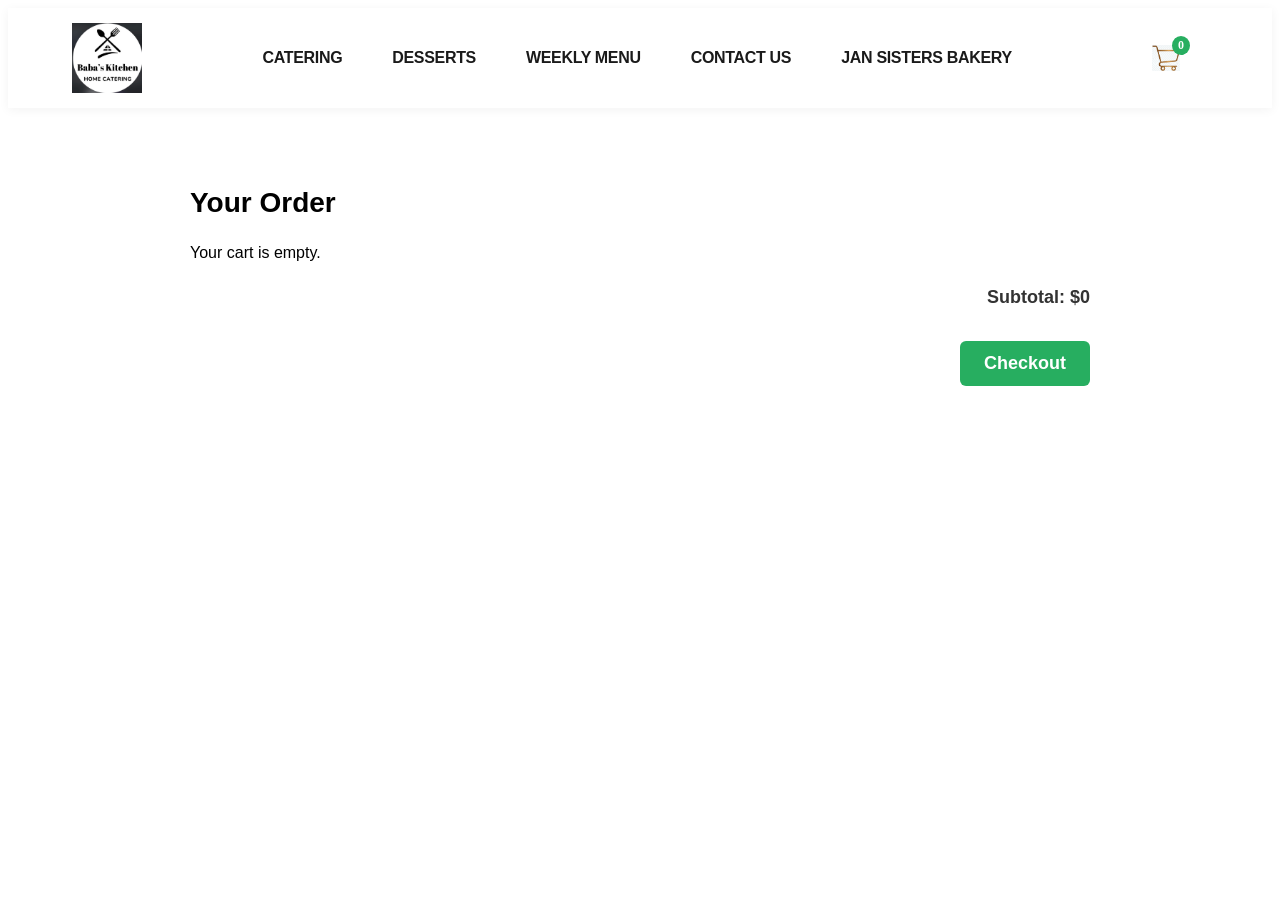
<file: cart.html>
<!doctype html>
<html lang="en">
  <head>
    <meta charset="UTF-8" />
    <meta name="viewport" content="width=device-width, initial-scale=1.0" />
    <title>Your Cart • Baba's Kitchen</title>

    <link rel="stylesheet" href="MainPage/MainPage.css" />
    <link rel="stylesheet" href="Cart/cart.css?v=1.0" />
  </head>

  <!-- ⭐ ADD THIS CLASS -->
  <body class="cart-page-body">
    <div id="toast" class="toast"></div>

    <!-- DESKTOP HEADER -->
    <header class="main-header">
      <div class="logo">
        <a href="index.html">
          <img src="Pictures/MainPageLogo/logo picture.png" alt="Logo" />
        </a>
      </div>

      <nav class="nav-links">
        <a href="catering.html">CATERING</a>
        <a href="dessert.html">DESSERTS</a>
        <a href="weekly-menu.html">WEEKLY MENU</a>
        <a href="contact-us.html">CONTACT US</a>
        <a href="jansistersbakery.html">JAN SISTERS BAKERY</a>
      </nav>

      <div class="cart-icon">
        <a href="cart.html" class="cart-link">
          <img src="Pictures/cartpicture/cart.png" alt="Cart" />
          <span id="cart-count">0</span>
        </a>
      </div>
    </header>

    <!-- ⭐ MOBILE HEADER (CART ONLY) -->
    <div class="mobile-header-cart">
      <div class="mobile-header-top-cart">
        <div class="mobile-logo-cart">
          <a href="index.html">
            <img src="Pictures/MainPageLogo/logo picture.png" alt="Logo" />
          </a>
        </div>

        <div class="mobile-cart-icon-cart">
          <a href="cart.html">
            <img src="Pictures/cartpicture/cart.png" alt="Cart" />
            <span id="cart-count-mobile-cart">0</span>
          </a>
        </div>
      </div>

      <div class="mobile-menu-btn-cart">MENU ☰</div>

      <div class="mobile-dropdown-cart">
        <a href="catering.html">CATERING</a>
        <a href="dessert.html">DESSERTS</a>
        <a href="weekly-menu.html">WEEKLY MENU</a>
        <a href="contact-us.html">CONTACT US</a>
        <a href="jansistersbakery.html">JAN SISTERS BAKERY</a>
      </div>
    </div>

    <!-- CART PAGE -->
    <div class="cart-page">
      <h1>Your Order</h1>
      <div id="cart-items"></div>

      <div class="summary-box">
        <p class="summary-line">Subtotal: $<span id="cart-subtotal">0</span></p>
        <button
          class="checkout-btn"
          onclick="window.location.href = 'checkout.html'"
        >
          Checkout
        </button>
      </div>
    </div>

    <script src="Cart/cart.js"></script>

    <script>
      function renderCart() {
        const container = document.getElementById("cart-items");
        container.innerHTML = "";

        if (cart.items.length === 0) {
          container.innerHTML = "<p>Your cart is empty.</p>";
          document.getElementById("cart-subtotal").textContent = "0";
          return;
        }

        cart.items.forEach((item) => {
          const row = document.createElement("div");
          row.className = "cart-row";

          const itemTotal = item.qty * item.price;

          row.innerHTML = `
            <div class="cart-left">
              <button class="remove-btn" onclick="removeCartItem('${item.name}')">Remove</button>
              <span class="item-name">${item.name}</span>
            </div>

            <div class="qty-section">
              <button class="qty-btn" onclick="changeCartQty('${item.name}', -1)">−</button>
              <span class="qty-number">${item.qty}</span>
              <button class="qty-btn" onclick="changeCartQty('${item.name}', 1)">+</button>
            </div>

            <div class="math-section">
              $${itemTotal.toFixed(2)}
            </div>
          `;

          container.appendChild(row);
        });

        document.getElementById("cart-subtotal").textContent = cart
          .getTotal()
          .toFixed(2);

        const mobileBadge = document.getElementById("cart-count-mobile-cart");
        if (mobileBadge) mobileBadge.textContent = cart.getCount();
      }

      function changeCartQty(name, amount) {
        const item = cart.items.find((i) => i.name === name);
        if (!item) return;

        cart.updateQty(name, item.qty + amount);
        renderCart();
      }

      function removeCartItem(name) {
        cart.removeItem(name);
        renderCart();
      }

      renderCart();
    </script>

    <!-- MOBILE MENU JS -->
    <script>
      document.addEventListener("DOMContentLoaded", () => {
        const btn = document.querySelector(".mobile-menu-btn-cart");
        const drop = document.querySelector(".mobile-dropdown-cart");

        if (btn && drop) {
          btn.addEventListener("click", () => {
            drop.classList.toggle("active");
          });
        }
      });
    </script>
  </body>
</html>
</file>
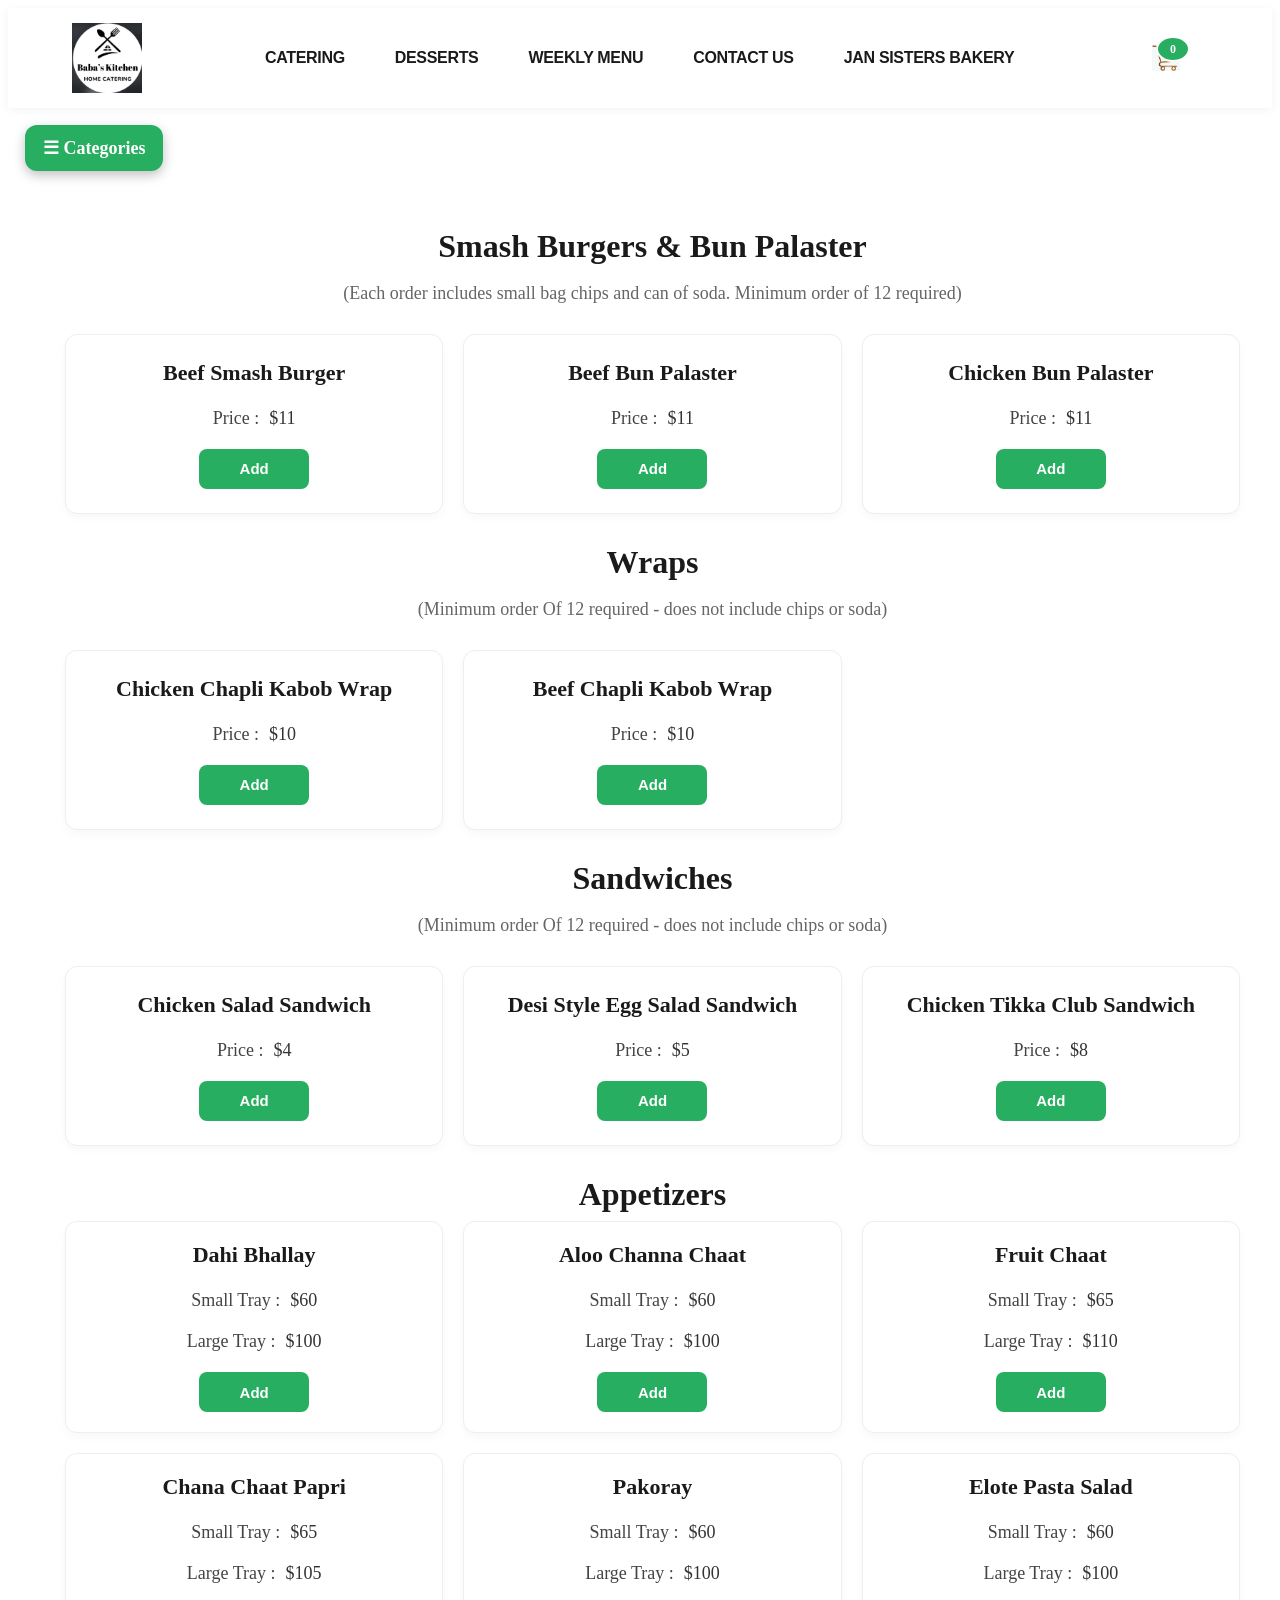
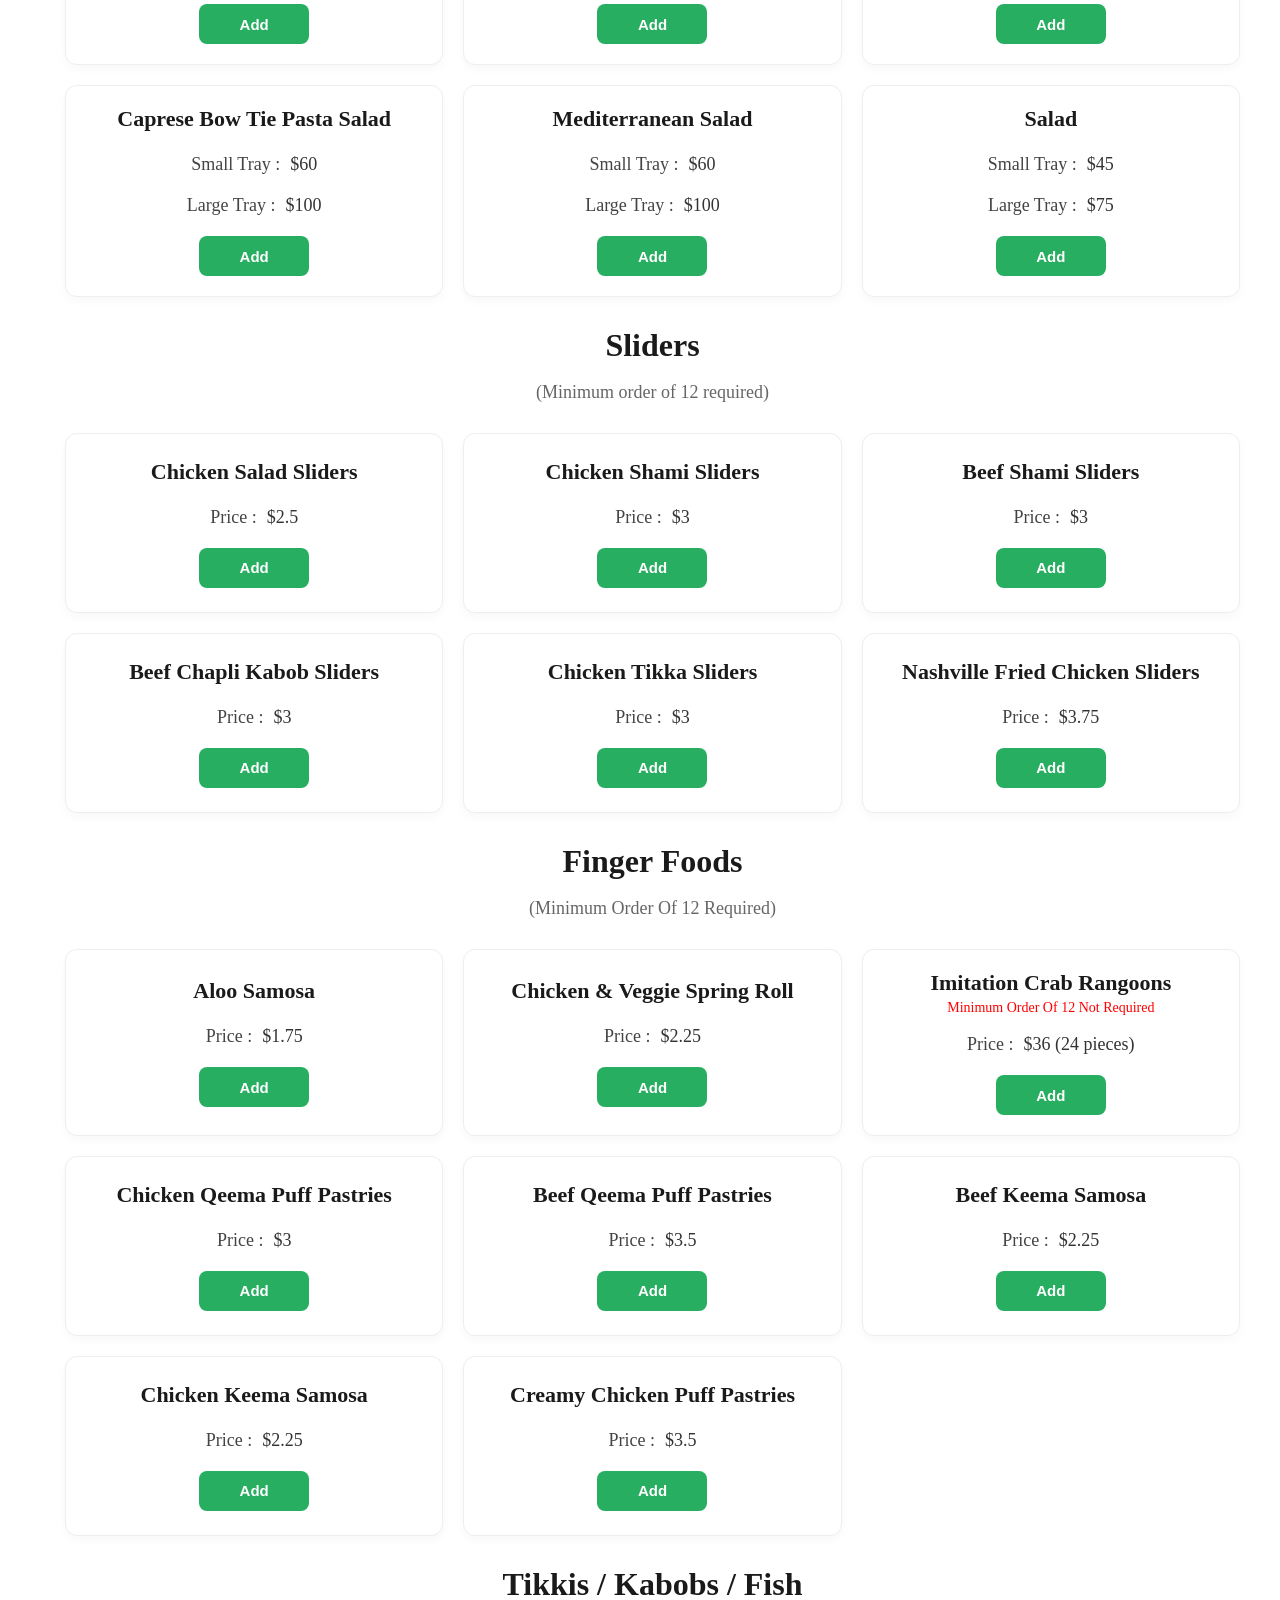
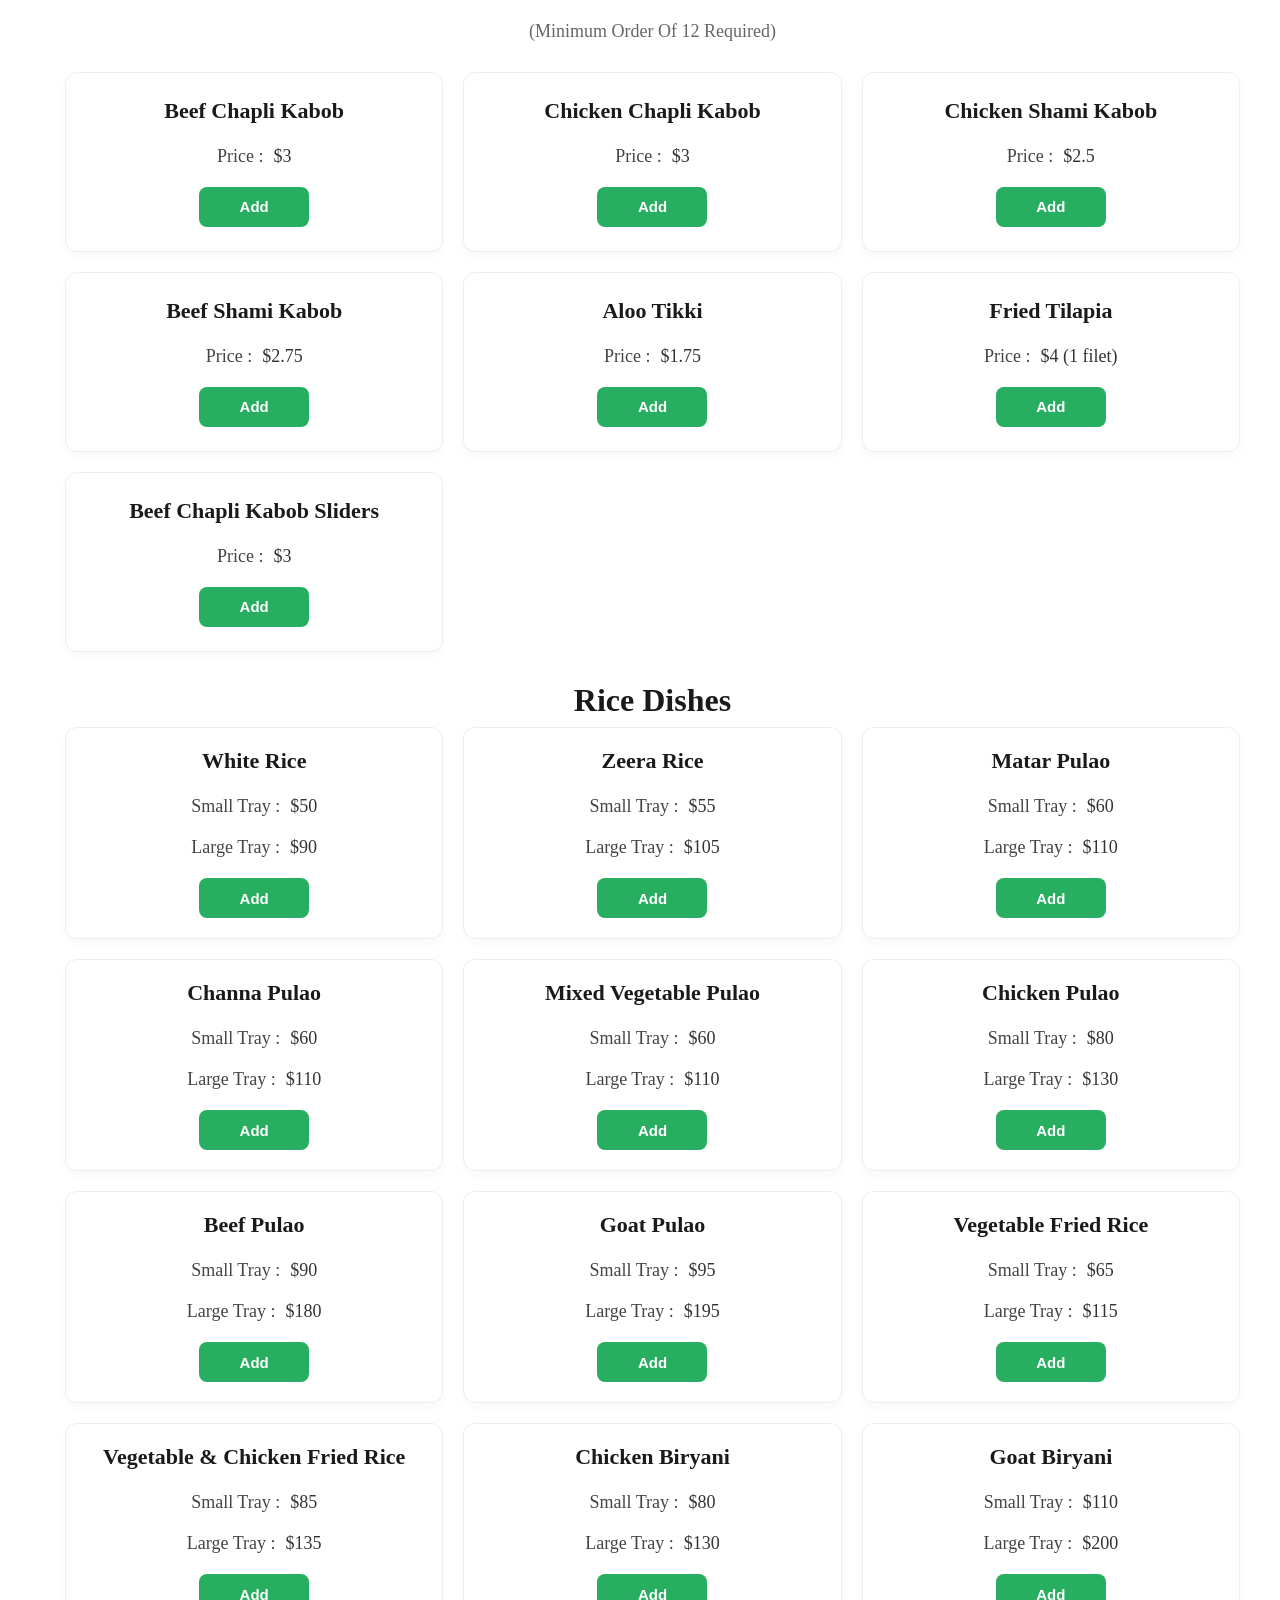
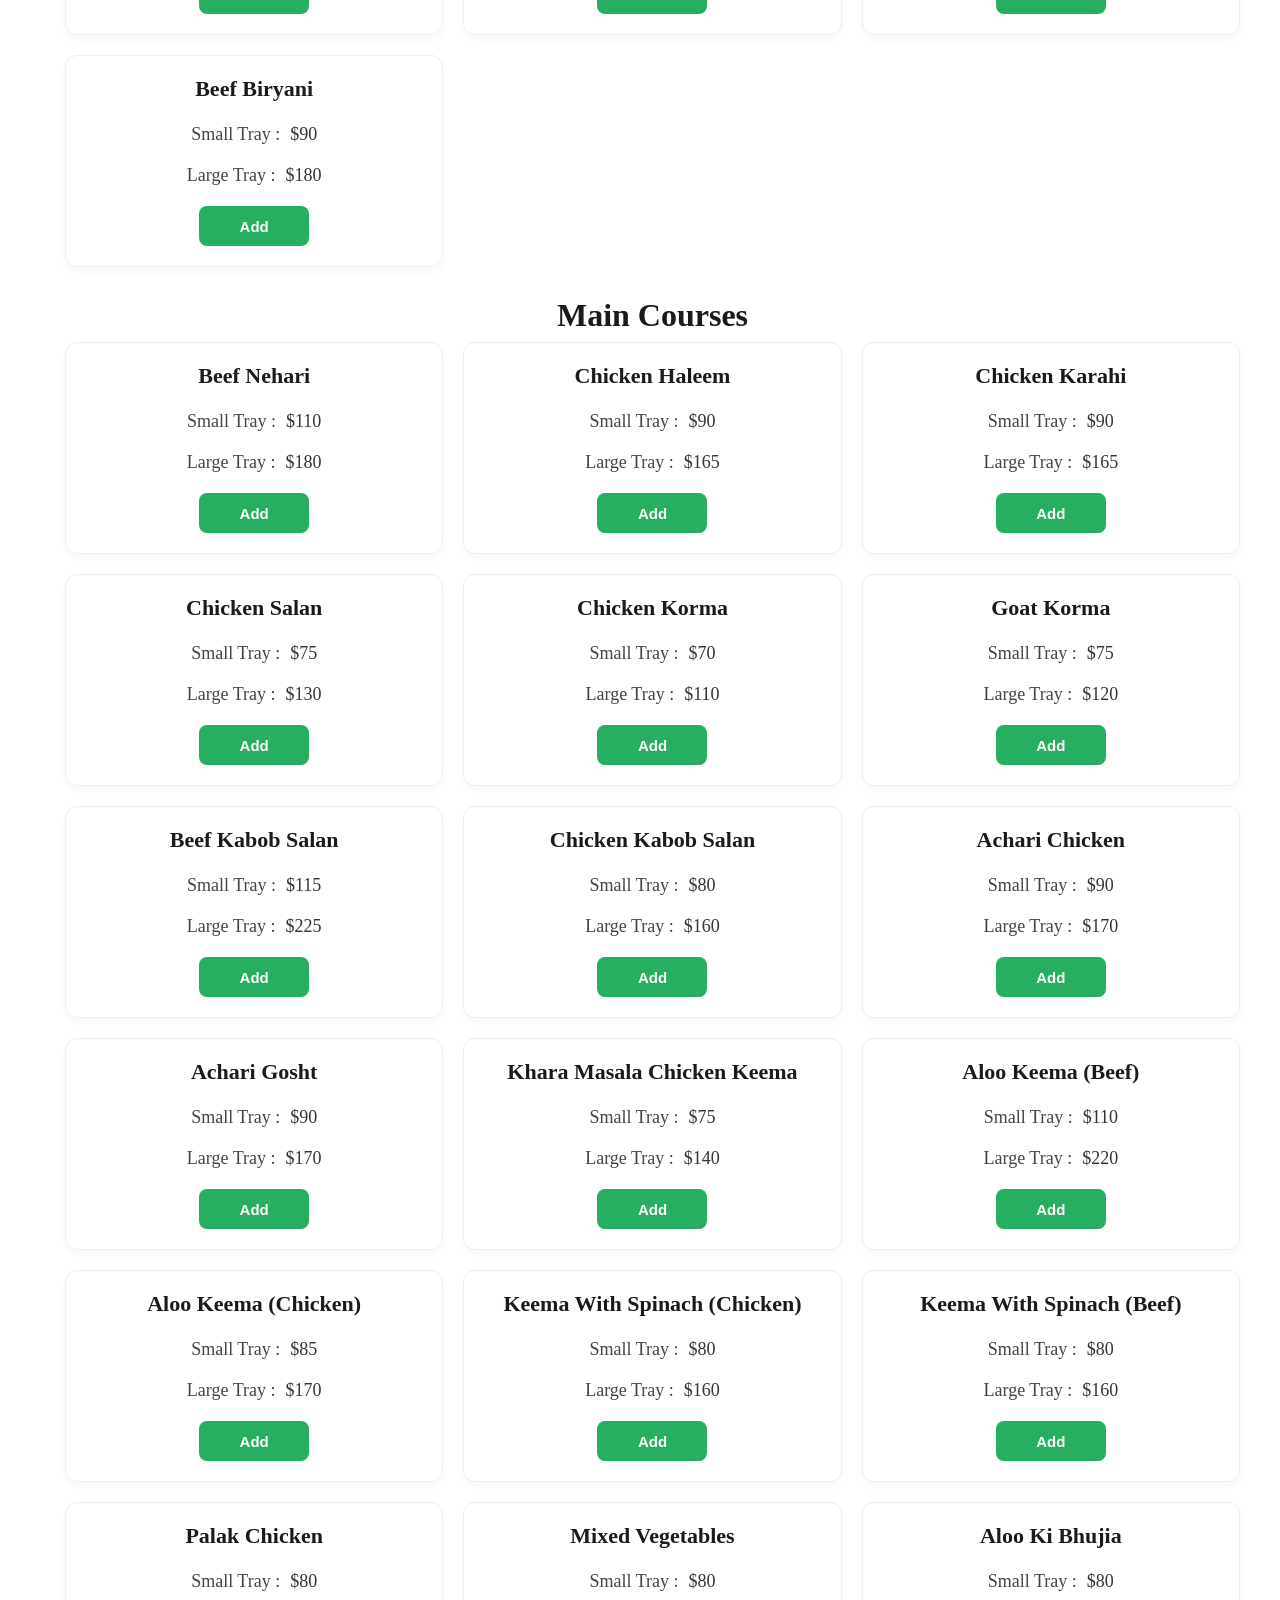
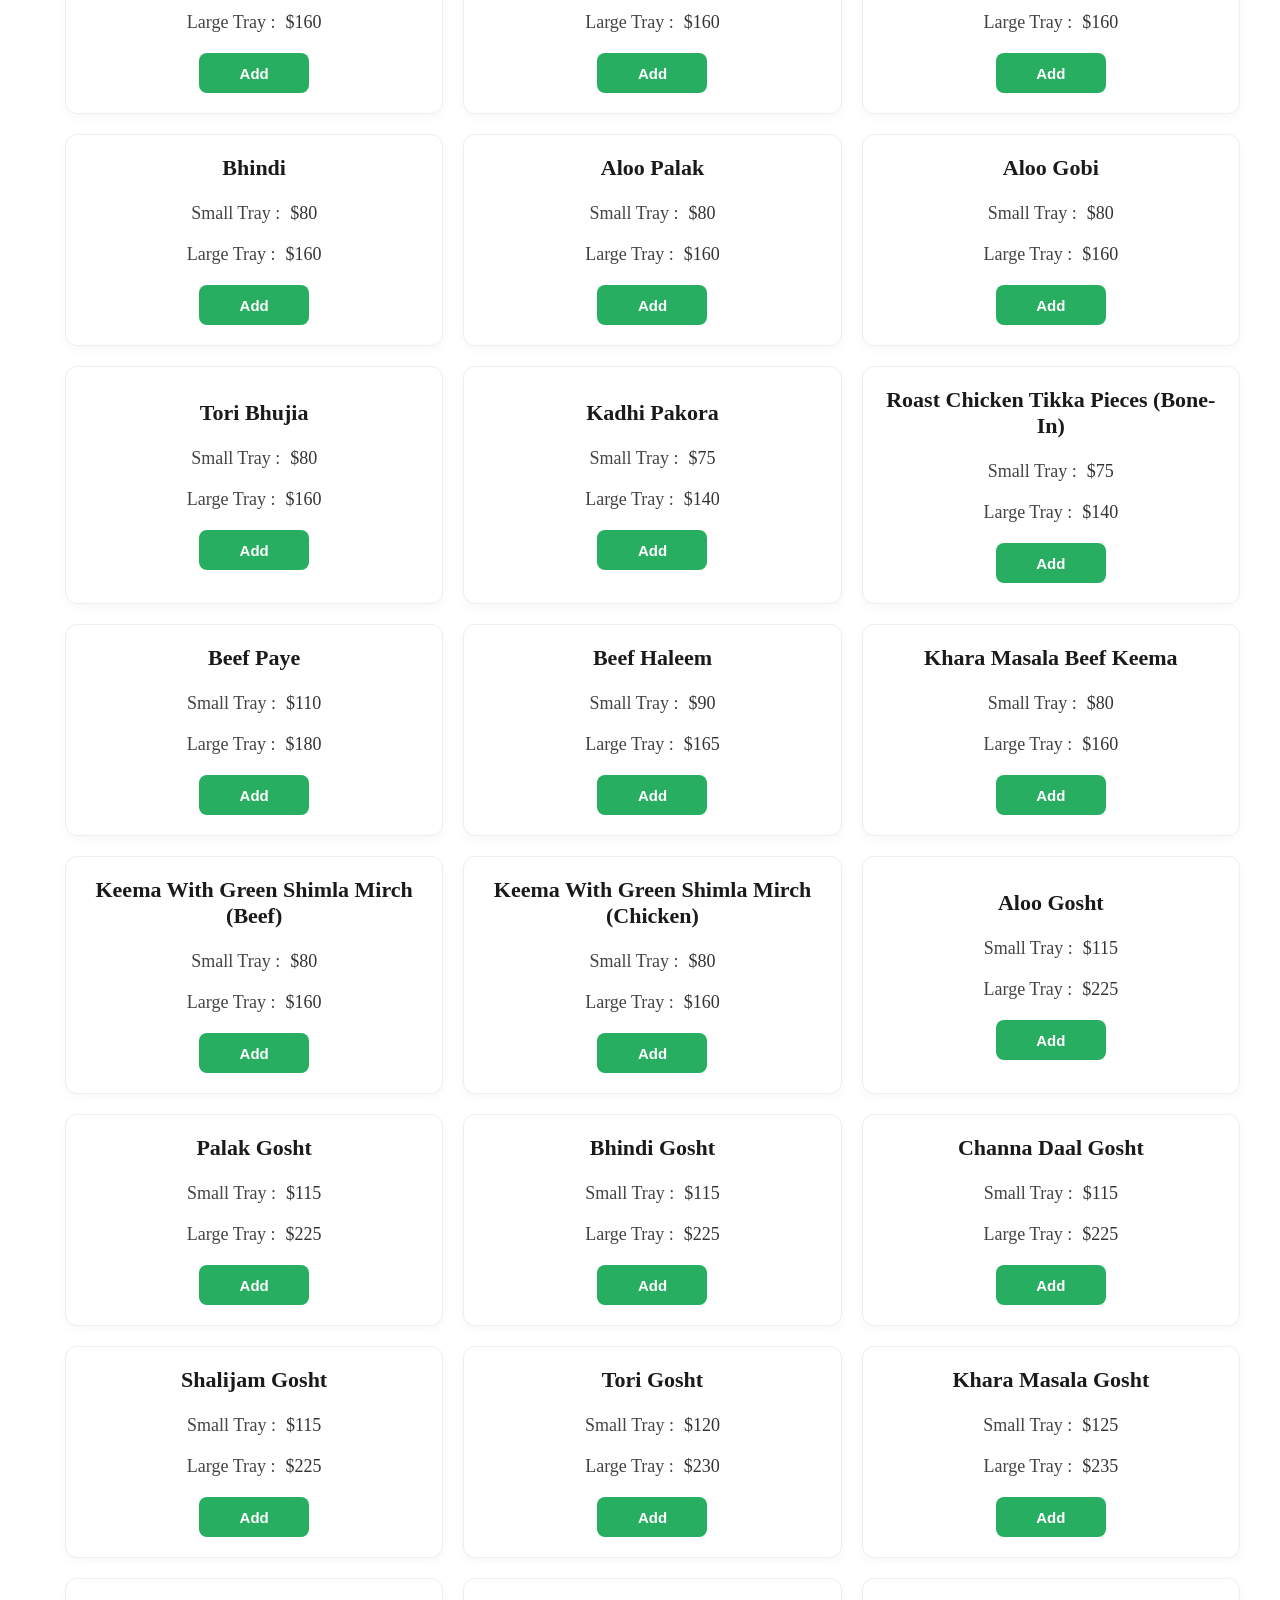
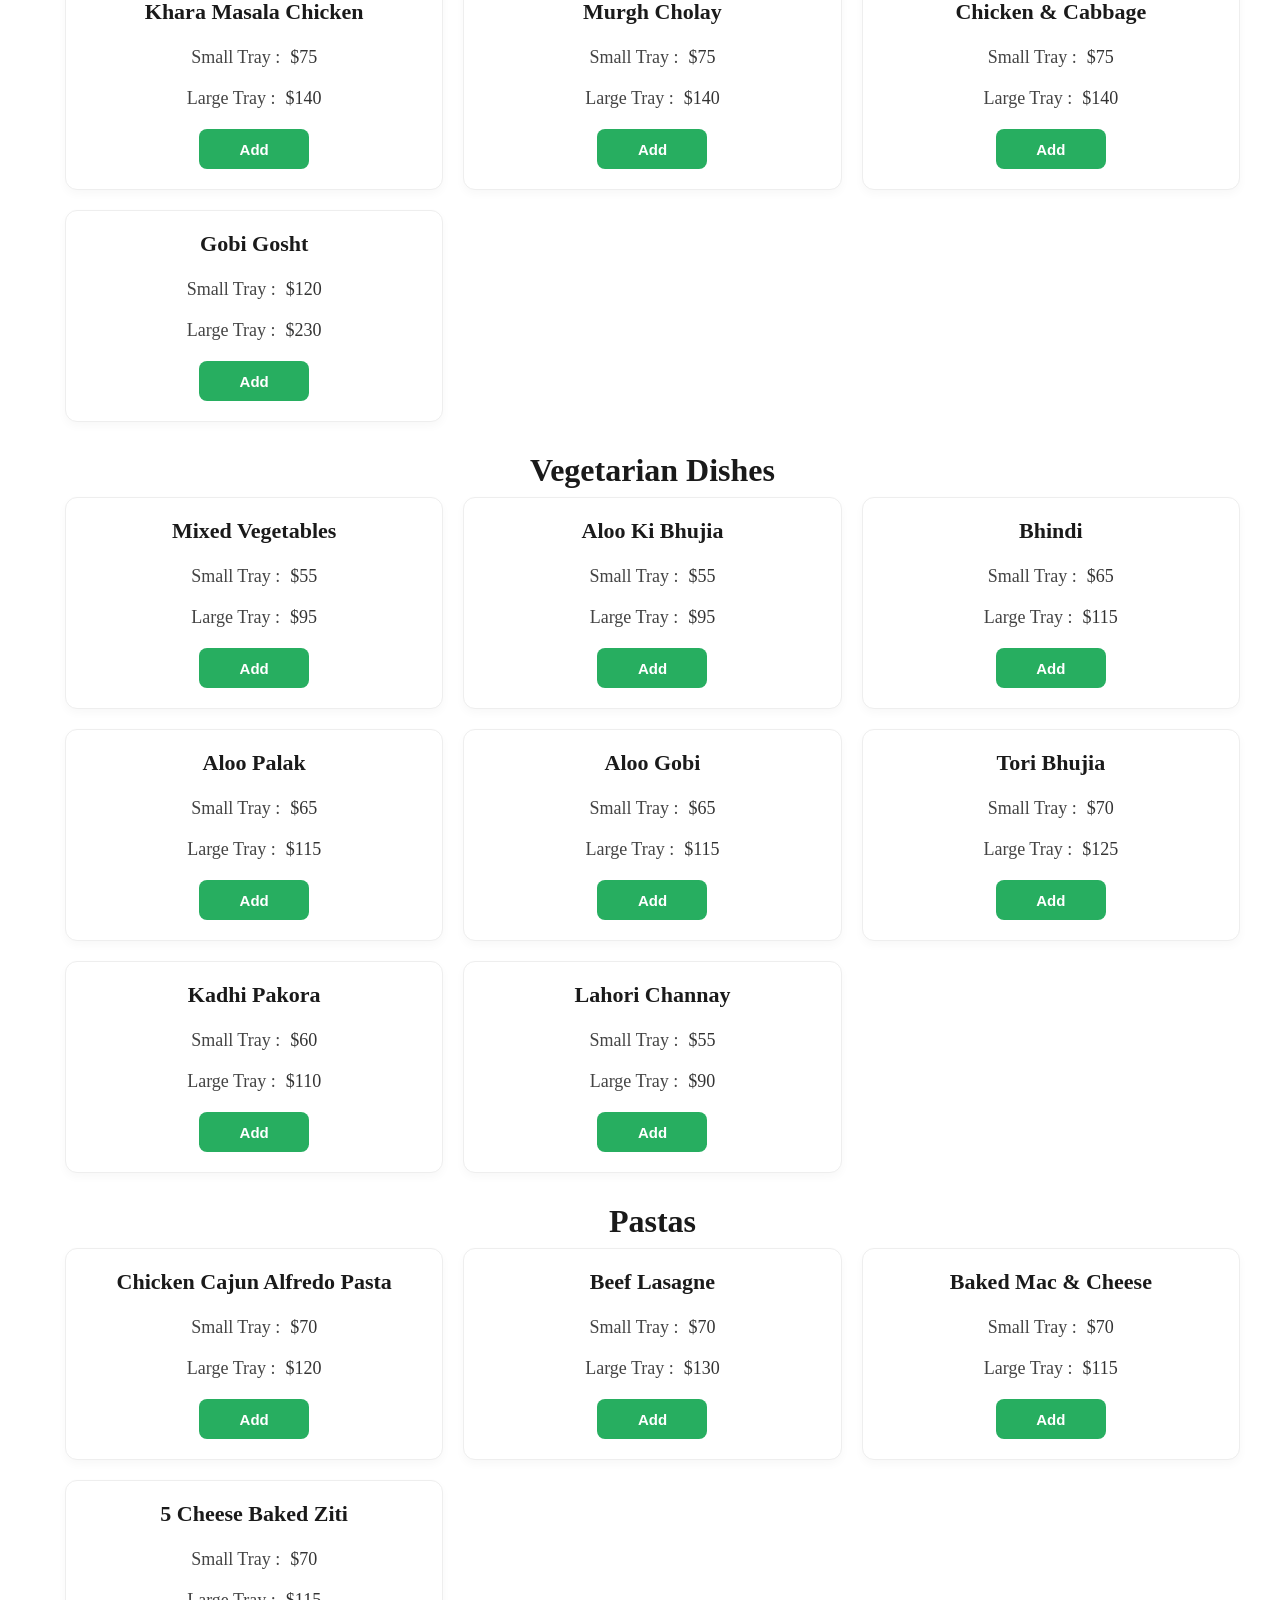
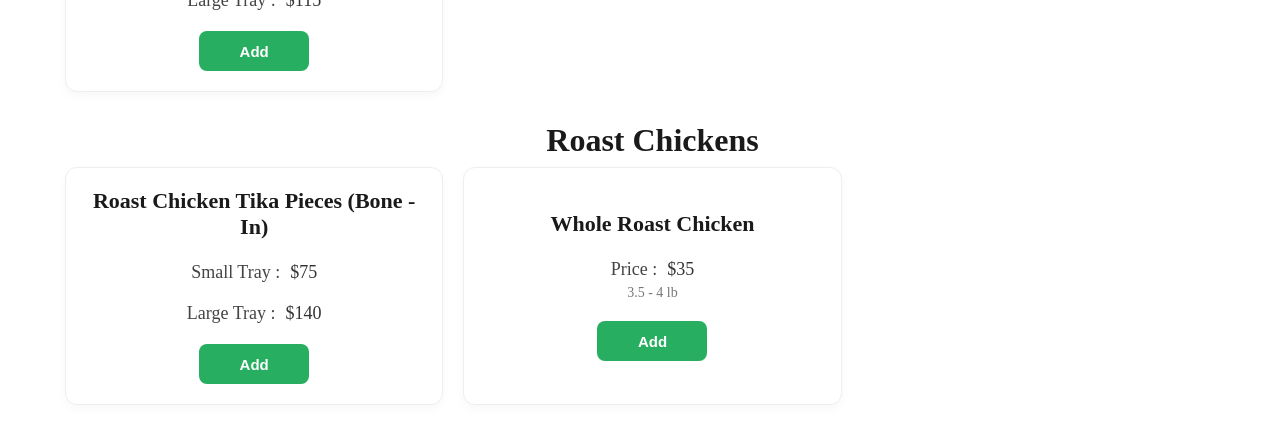
<file: catering.html>
<!doctype html>
<html lang="en">
  <head>
    <meta charset="UTF-8" />
    <meta http-equiv="Content-Language" content="en" />
    <meta name="viewport" content="width=device-width, initial-scale=1.0" />

    <title>Catering • Baba's Kitchen</title>

    <!-- GLOBAL STYLES -->
    <link rel="stylesheet" href="MainPage/MainPage.css" />

    <!-- CATERING PAGE STYLE -->
    <link rel="stylesheet" href="Catering/catering.css" />

    <!-- SIDEBAR STYLE -->
    <link rel="stylesheet" href="Catering/cateringsidebar.css" />

    <!-- CATERING MODAL STYLE -->
    <link rel="stylesheet" href="Catering/cateringModal.css" />

    <!-- CART SYSTEM STYLES -->
    <link rel="stylesheet" href="Cart/cart.css" />
  </head>

  <body class="catering-page-body">
    <!-- ⭐ BACK TO TOP BUTTON -->
    <div id="backToTop" class="back-to-top">↑</div>

    <!-- ⭐ FLOATING JUMP MENU BUTTON -->
    <div id="jumpMenuBtn" class="jump-menu-btn">☰ Categories</div>

    <!-- ⭐ FLOATING JUMP MENU PANEL -->
    <div id="jumpMenuPanel" class="jump-menu-panel"></div>

    <!-- ⭐ TOAST -->
    <div id="toast" class="toast"></div>

    <!-- DESKTOP HEADER -->
    <header class="main-header">
      <div class="logo">
        <a href="index.html">
          <img
            src="Pictures/MainPageLogo/logo picture.png"
            alt="BabaKitchen Logo"
          />
        </a>
      </div>

      <nav class="nav-links">
        <a href="catering.html">CATERING</a>
        <a href="dessert.html">DESSERTS</a>
        <a href="weekly-menu.html">WEEKLY MENU</a>
        <a href="contact-us.html">CONTACT US</a>
        <a href="jansistersbakery.html">JAN SISTERS BAKERY</a>
      </nav>

      <div class="cart-icon" onclick="window.location.href = 'cart.html'">
        <img src="Pictures/cartpicture/cart.png" alt="Cart" />
        <span id="cart-count">0</span>
      </div>
    </header>

    <!-- ⭐ MOBILE HEADER -->
    <div class="mobile-header-catering">
      <div class="mobile-header-top-catering">
        <div class="mobile-logo-catering">
          <a href="index.html">
            <img src="Pictures/MainPageLogo/logo picture.png" alt="Logo" />
          </a>
        </div>

        <div class="mobile-cart-icon-catering">
          <a href="cart.html">
            <img src="Pictures/cartpicture/cart.png" alt="Cart" />
            <span id="cart-count-mobile-catering">0</span>
          </a>
        </div>
      </div>

      <div class="mobile-menu-btn-catering">MENU ☰</div>

      <div class="mobile-dropdown-catering">
        <a href="catering.html">CATERING</a>
        <a href="dessert.html">DESSERTS</a>
        <a href="weekly-menu.html">WEEKLY MENU</a>
        <a href="contact-us.html">CONTACT US</a>
        <a href="jansistersbakery.html">JAN SISTERS BAKERY</a>
      </div>
    </div>

    <!-- PAGE WRAPPER -->
    <div class="catering-page-wrapper">
      <div class="catering-layout">
        <div id="sidebar-container"></div>
        <div id="catering-container"></div>
      </div>
    </div>

    <!-- MODAL -->
    <div id="cateringModalOverlay" class="catering-modal-overlay">
      <div class="catering-modal">
        <h2 id="modalItemName"></h2>

        <div id="smallTrayRow" class="qty-row" style="display: none">
          <span>Small Tray ($<span id="smallPriceUnit"></span>)</span>
          <button class="qty-btn" onclick="changeQty('small', -1)">−</button>
          <span id="smallQty">0</span>
          <button class="qty-btn" onclick="changeQty('small', 1)">+</button>
          <span id="smallTotal">$0</span>
        </div>

        <div id="largeTrayRow" class="qty-row" style="display: none">
          <span>Large Tray ($<span id="largePriceUnit"></span>)</span>
          <button class="qty-btn" onclick="changeQty('large', -1)">−</button>
          <span id="largeQty">0</span>
          <button class="qty-btn" onclick="changeQty('large', 1)">+</button>
          <span id="largeTotal">$0</span>
        </div>

        <div id="singleRow" class="qty-row" style="display: none">
          <button class="qty-btn" onclick="changeQty('single', -1)">−</button>
          <span id="singleQty">12</span>
          <button class="qty-btn" onclick="changeQty('single', 1)">+</button>
          <span id="singleTotal">$0</span>
        </div>

        <p class="total-label">Subtotal: <span id="modalSubtotal">$0</span></p>

        <div class="modal-buttons">
          <button id="modalAddBtn" class="add-btn">Add to Cart</button>
          <button onclick="closeModal()" class="close-btn">Close</button>
        </div>
      </div>
    </div>

    <!-- JS FILES -->
    <script src="Catering/cateringsidebar.js"></script>
    <script src="Catering/cateringModal.js"></script>
    <script src="Catering/catering.js"></script>

    <!-- CART LOGIC -->
    <script src="Cart/cart.js" defer></script>

    <!-- ⭐ MOBILE MENU JS (FIXED) -->
    <script>
      document.addEventListener("DOMContentLoaded", () => {
        const btn = document.querySelector(".mobile-menu-btn-catering");
        const drop = document.querySelector(".mobile-dropdown-catering");

        if (btn && drop) {
          btn.addEventListener("click", () => {
            drop.classList.toggle("active");

            if (drop.classList.contains("active")) {
              document.body.classList.add("hide-floating-ui");
            } else {
              document.body.classList.remove("hide-floating-ui");
            }
          });
        }

        const mobileBadge = document.getElementById(
          "cart-count-mobile-catering",
        );
        if (mobileBadge && typeof cart !== "undefined") {
          mobileBadge.textContent = cart.getCount();
        }
      });
    </script>

    <!-- ⭐ LOAD CATERING CONTENT -->
    <script>
      const cateringPage = new CateringPage();
      cateringPage.render().then((html) => {
        document.getElementById("catering-container").innerHTML = html;

        fetch("cateringsidebar.html")
          .then((res) => res.text())
          .then((html) => {
            document.getElementById("sidebar-container").innerHTML = html;
            initSidebarScroll();
          });

        setTimeout(initJumpMenu, 300);
      });
    </script>

    <!-- ⭐ BACK TO TOP JS -->
    <script>
      const backToTop = document.getElementById("backToTop");

      window.addEventListener("scroll", () => {
        if (window.scrollY > 400) {
          backToTop.classList.add("show");
        } else {
          backToTop.classList.remove("show");
        }
      });

      backToTop.addEventListener("click", () => {
        window.scrollTo({ top: 0, behavior: "smooth" });
      });
    </script>

    <!-- ⭐ JUMP MENU JS -->
    <script>
      function initJumpMenu() {
        const panel = document.getElementById("jumpMenuPanel");
        const btn = document.getElementById("jumpMenuBtn");

        const sections = document.querySelectorAll(".catering-section");

        panel.innerHTML = "";
        sections.forEach((sec) => {
          const title = sec.querySelector("h2")?.textContent || "Section";

          const b = document.createElement("button");
          b.textContent = title;
          b.onclick = () => {
            panel.classList.remove("active");

            const y =
              sec.getBoundingClientRect().top + window.pageYOffset - 170;

            window.scrollTo({ top: y, behavior: "smooth" });
          };

          panel.appendChild(b);
        });

        btn.addEventListener("click", () => {
          panel.classList.toggle("active");
        });
      }
    </script>

    <!-- ⭐ CLOSE PANEL WHEN CLICKING OUTSIDE -->
    <script>
      document.addEventListener("click", function (e) {
        const panel = document.getElementById("jumpMenuPanel");
        const btn = document.getElementById("jumpMenuBtn");

        if (!panel.classList.contains("active")) return;

        if (btn.contains(e.target) || panel.contains(e.target)) return;

        panel.classList.remove("active");
      });
    </script>
  </body>
</html>
</file>
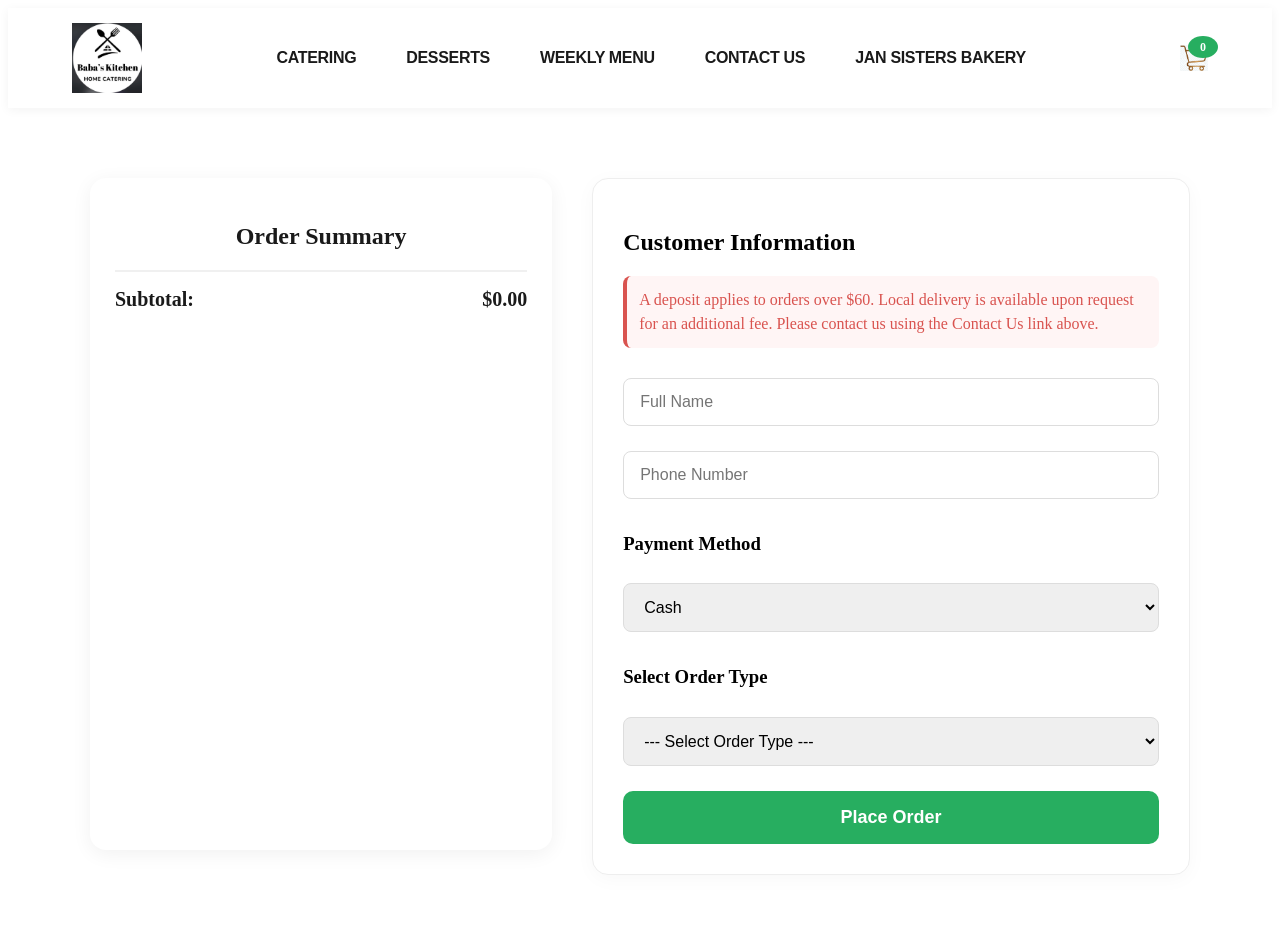
<file: checkout.html>
<!doctype html>
<html lang="en">
  <head>
    <meta charset="UTF-8" />
    <meta name="viewport" content="width=device-width, initial-scale=1.0" />
    <title>Checkout • Baba's Kitchen</title>

    <link rel="stylesheet" href="MainPage/MainPage.css" />
    <link rel="stylesheet" href="Checkout/checkout.css" />
  </head>

  <body class="checkout-page-body">
    <!-- ⭐ DESKTOP HEADER -->
    <header class="main-header">
      <div class="logo">
        <a href="index.html">
          <img src="Pictures/MainPageLogo/logo picture.png" alt="Logo" />
        </a>
      </div>

      <nav class="nav-links">
        <a href="catering.html">CATERING</a>
        <a href="dessert.html">DESSERTS</a>
        <a href="weekly-menu.html">WEEKLY MENU</a>
        <a href="contact-us.html">CONTACT US</a>
        <a href="jansistersbakery.html">JAN SISTERS BAKERY</a>
      </nav>

      <div class="cart-icon">
        <a href="cart.html" class="cart-link">
          <img src="Pictures/cartpicture/cart.png" alt="Cart" />
          <span id="cart-count">0</span>
        </a>
      </div>
    </header>

    <!-- ⭐ MOBILE HEADER (CHECKOUT ONLY) -->
    <div class="mobile-header-checkout">
      <div class="mobile-header-top-checkout">
        <div class="mobile-logo-checkout">
          <a href="index.html">
            <img src="Pictures/MainPageLogo/logo picture.png" alt="Logo" />
          </a>
        </div>

        <div class="mobile-cart-icon-checkout">
          <a href="cart.html">
            <img src="Pictures/cartpicture/cart.png" alt="Cart" />
            <span id="cart-count-mobile-checkout">0</span>
          </a>
        </div>
      </div>

      <div class="mobile-menu-btn-checkout">MENU ☰</div>

      <div class="mobile-dropdown-checkout">
        <a href="catering.html">CATERING</a>
        <a href="dessert.html">DESSERTS</a>
        <a href="weekly-menu.html">WEEKLY MENU</a>
        <a href="contact-us.html">CONTACT US</a>
        <a href="jansistersbakery.html">JAN SISTERS BAKERY</a>
      </div>
    </div>

    <!-- ⭐ CHECKOUT ROOT -->
    <div id="checkout-root"></div>

    <!-- ⭐ HIDDEN FORM -->
    <form
      id="checkoutOrderForm"
      action="https://api.web3forms.com/submit"
      method="POST"
      style="display: none"
    >
      <input
        type="hidden"
        name="access_key"
        value="cef0a8cc-1e43-4044-8caf-44f2bea00559"
      />
      <input type="hidden" id="form_from_name" name="from_name" />
      <input type="hidden" id="form_name" name="name" />
      <input type="hidden" id="form_phone" name="phone" />
      <input type="hidden" id="form_address" name="address" />
      <input type="hidden" id="form_payment" name="payment" />
      <input type="hidden" id="form_items" name="items" />
      <input type="hidden" id="form_subtotal" name="subtotal" />
      <input type="hidden" id="form_total" name="total" />
      <input type="hidden" id="form_date" name="order_date" />

      <input
        type="hidden"
        name="redirect"
        value="https://babaskitchendmv.com/confirmation.html"
      />
    </form>

    <script src="Cart/cart.js"></script>
    <script src="Checkout/checkout.js"></script>

    <!-- ⭐ MOBILE MENU JS -->
    <script>
      document.addEventListener("DOMContentLoaded", () => {
        const btn = document.querySelector(".mobile-menu-btn-checkout");
        const drop = document.querySelector(".mobile-dropdown-checkout");

        if (btn && drop) {
          btn.addEventListener("click", () => {
            drop.classList.toggle("active");
          });
        }

        // Sync mobile cart badge
        const mobileBadge = document.getElementById(
          "cart-count-mobile-checkout",
        );
        if (mobileBadge && typeof cart !== "undefined") {
          mobileBadge.textContent = cart.getCount();
        }
      });
    </script>
  </body>
</html>
</file>
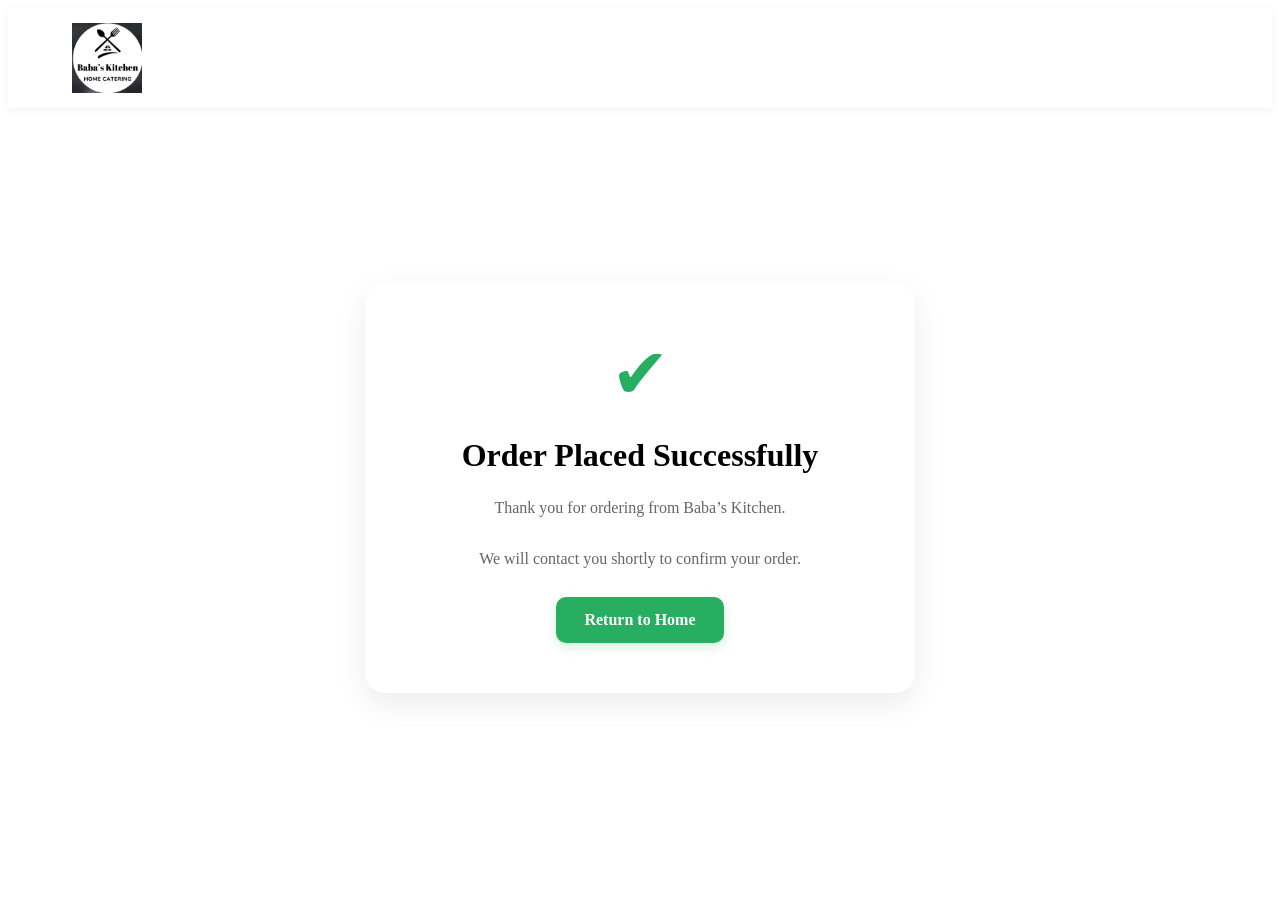
<file: confirmation.html>
<!doctype html>
<html lang="en">
  <head>
    <meta charset="UTF-8" />
    <meta name="viewport" content="width=device-width, initial-scale=1.0" />
    <title>Order Confirmed • Baba's Kitchen</title>

    <link rel="stylesheet" href="MainPage/MainPage.css" />
    <link rel="stylesheet" href="Confirmation/confirmation.css" />
  </head>

  <body>
    <header class="main-header">
      <div class="logo">
        <a href="index.html">
          <img src="Pictures/MainPageLogo/logo picture.png" alt="Logo" />
        </a>
      </div>
    </header>

    <div class="confirm-wrapper">
      <div class="confirm-box">
        <div class="checkmark">✔</div>
        <h1>Order Placed Successfully</h1>
        <p>Thank you for ordering from Baba’s Kitchen.</p>
        <p>We will contact you shortly to confirm your order.</p>

        <a href="index.html" class="back-home">Return to Home</a>
      </div>
    </div>
  </body>
</html>
</file>
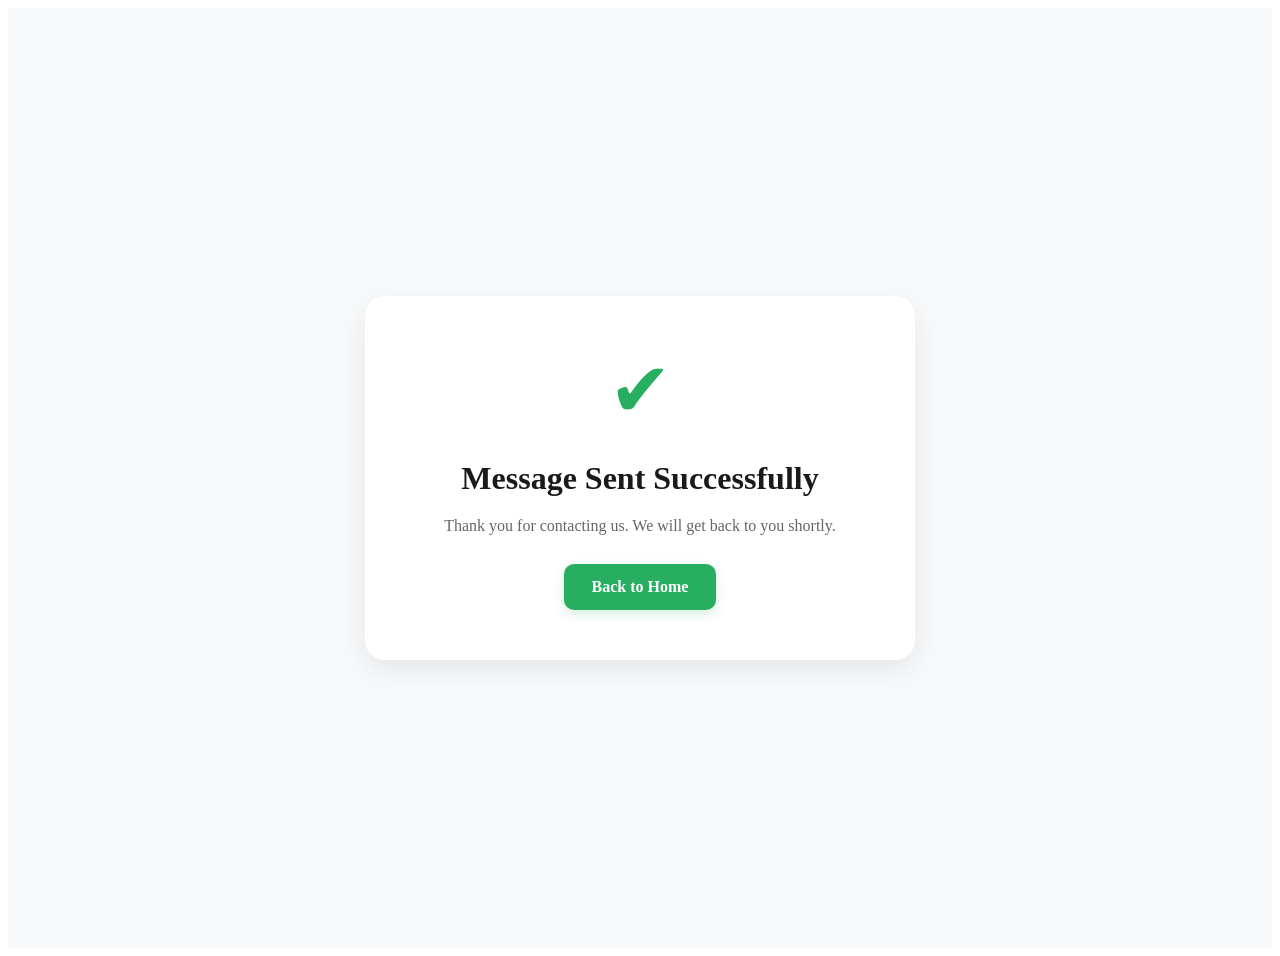
<file: contact-us-success.html>
<!doctype html>
<html lang="en">
  <head>
    <meta charset="UTF-8" />
    <meta name="viewport" content="width=device-width, initial-scale=1.0" />
    <title>Message Sent</title>

    <link rel="stylesheet" href="Contact-Us/contact-us-success.css" />
  </head>

  <body>
    <div class="success-wrapper">
      <div class="success-box">
        <div class="checkmark">✔</div>
        <h2>Message Sent Successfully</h2>
        <p>Thank you for contacting us. We will get back to you shortly.</p>

        <a href="index.html" class="back-home">Back to Home</a>
      </div>
    </div>
  </body>
</html>
</file>
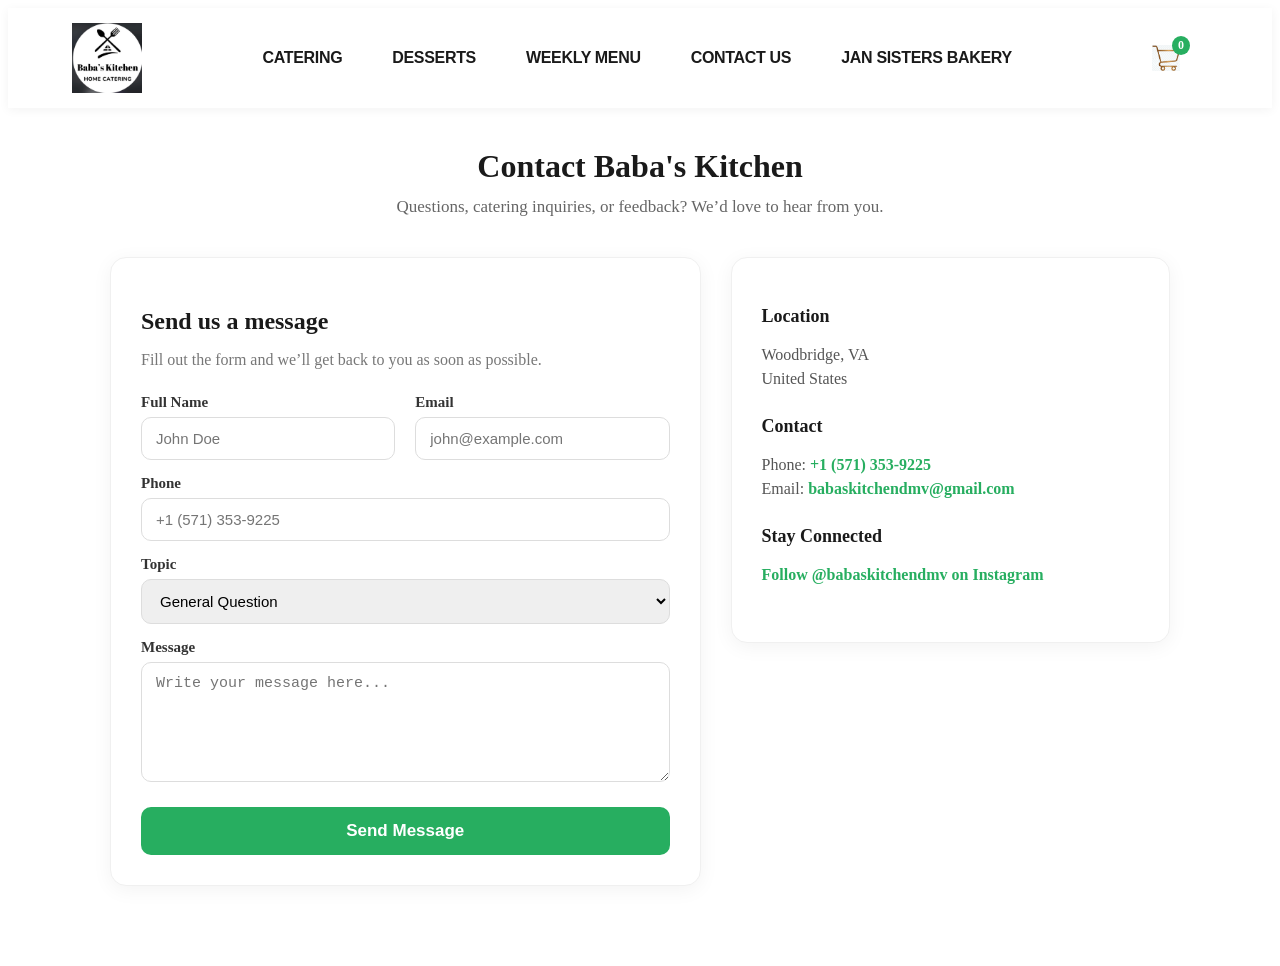
<file: contact-us.html>
<!doctype html>
<html lang="en">
  <head>
    <meta charset="UTF-8" />
    <meta name="viewport" content="width=device-width, initial-scale=1.0" />
    <title>Contact Us – Baba's Kitchen</title>

    <!-- Contact Page CSS -->
    <link rel="stylesheet" href="Contact-Us/contact-us.css" />

    <!-- Header + Global Styles -->
    <link rel="stylesheet" href="MainPage/MainPage.css" />
    <link rel="stylesheet" href="Cart/cart.css" />

    <script src="MainPage/MainPage.js" defer></script>
  </head>

  <body>
    <!-- HEADER (DESKTOP) -->
    <header class="main-header">
      <div class="logo">
        <a href="index.html">
          <img
            src="Pictures/MainPageLogo/logo picture.png"
            alt="BabaKitchen Logo"
          />
        </a>
      </div>

      <nav class="nav-links">
        <a href="catering.html">CATERING</a>
        <a href="dessert.html">DESSERTS</a>
        <a href="weekly-menu.html">WEEKLY MENU</a>
        <a href="contact-us.html">CONTACT US</a>
        <a href="jansistersbakery.html">JAN SISTERS BAKERY</a>
      </nav>

      <div class="cart-icon">
        <a href="cart.html">
          <img src="Pictures/cartpicture/cart.png" alt="Cart" />
        </a>
        <span id="cart-count">0</span>
      </div>
    </header>

    <!-- MOBILE HEADER (SAME AS OTHERS) -->
    <div class="mobile-header">
      <div class="mobile-header-top">
        <div class="mobile-logo">
          <a href="index.html">
            <img
              src="Pictures/MainPageLogo/logo picture.png"
              alt="BabaKitchen Logo"
            />
          </a>
        </div>

        <div class="mobile-cart">
          <a href="cart.html">
            <img src="Pictures/cartpicture/cart.png" alt="Cart" />
            <span id="cart-count-mobile">0</span>
          </a>
        </div>
      </div>

      <div class="mobile-menu-btn">MENU ☰</div>

      <div class="mobile-dropdown">
        <a href="catering.html">CATERING</a>
        <a href="dessert.html">DESSERTS</a>
        <a href="weekly-menu.html">WEEKLY MENU</a>
        <a href="contact-us.html">CONTACT US</a>
        <a href="jansistersbakery.html">JAN SISTERS BAKERY</a>
      </div>
    </div>

    <!-- CONTACT PAGE -->
    <main class="contact-page">
      <section class="contact-hero">
        <h1>Contact Baba's Kitchen</h1>
        <p>
          Questions, catering inquiries, or feedback? We’d love to hear from
          you.
        </p>
      </section>

      <section class="contact-content">
        <!-- LEFT: FORM -->
        <div class="contact-form-card">
          <h2>Send us a message</h2>
          <p class="contact-subtext">
            Fill out the form and we’ll get back to you as soon as possible.
          </p>

          <form
            action="https://api.web3forms.com/submit"
            method="POST"
            class="contact-form"
          >
            <input
              type="hidden"
              name="access_key"
              value="cef0a8cc-1e43-4044-8caf-44f2bea00559"
            />

            <input
              type="hidden"
              name="redirect"
              value="https://babaskitchendmv.com/contact-us-success.html"
            />

            <div class="form-row">
              <div class="form-group">
                <label>Full Name</label>
                <input
                  name="name"
                  type="text"
                  placeholder="John Doe"
                  required
                />
              </div>

              <div class="form-group">
                <label>Email</label>
                <input
                  name="email"
                  type="email"
                  placeholder="john@example.com"
                  required
                />
              </div>
            </div>

            <div class="form-group">
              <label>Phone</label>
              <input name="phone" type="tel" placeholder="+1 (571) 353‑9225" />
            </div>

            <div class="form-group">
              <label>Topic</label>
              <select name="topic">
                <option value="General Question">General Question</option>
                <option value="Order Support">Delivery Info</option>
                <option value="Catering Inquiry">Catering Inquiry</option>
                <option value="Feedback">Feedback</option>
              </select>
            </div>

            <div class="form-group">
              <label>Message</label>
              <textarea
                name="message"
                rows="5"
                placeholder="Write your message here..."
                required
              ></textarea>
            </div>

            <button type="submit" class="contact-submit-btn">
              Send Message
            </button>
          </form>
        </div>

        <!-- RIGHT: INFO -->
        <aside class="contact-info-card">
          <div class="info-block">
            <h3>Location</h3>
            <p>Woodbridge, VA<br />United States</p>
          </div>

          <div class="info-block">
            <h3>Contact</h3>
            <p>
              Phone: <a href="tel:+15713539225">+1 (571) 353‑9225</a><br />
              Email:
              <a href="mailto:babaskitchendmv@gmail.com"
                >babaskitchendmv@gmail.com</a
              >
            </p>
          </div>

          <div class="info-block">
            <h3>Stay Connected</h3>
            <p class="social-links">
              <a
                href="https://www.instagram.com/babaskitchendmv"
                target="_blank"
              >
                Follow @babaskitchendmv on Instagram
              </a>
            </p>
          </div>
        </aside>
      </section>
    </main>

    <script src="Cart/cart.js"></script>

    <!-- MOBILE MENU SCRIPT -->
    <script>
      document.addEventListener("DOMContentLoaded", () => {
        const menuBtn = document.querySelector(".mobile-menu-btn");
        const dropdown = document.querySelector(".mobile-dropdown");
        const links = document.querySelectorAll(".mobile-dropdown a");

        if (menuBtn && dropdown) {
          menuBtn.addEventListener("click", () => {
            dropdown.classList.toggle("active");
          });

          function bubble(el) {
            el.classList.add("bubble-animate");
            setTimeout(() => el.classList.remove("bubble-animate"), 300);
          }

          menuBtn.addEventListener("touchstart", () => bubble(menuBtn));
          links.forEach((l) =>
            l.addEventListener("touchstart", () => bubble(l)),
          );
        }
      });
    </script>
  </body>
</html>
</file>
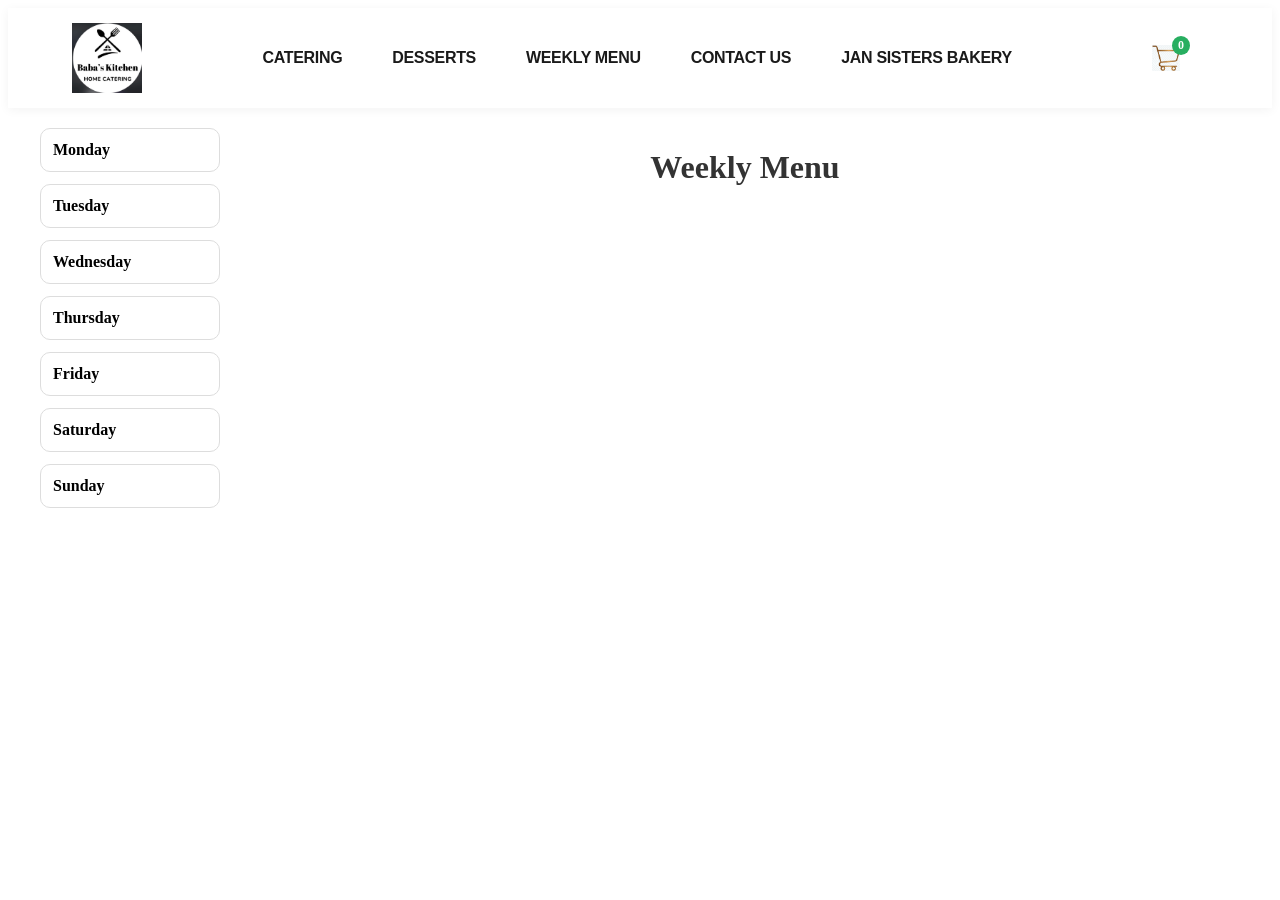
<file: weekly-menu.html>
<!doctype html>
<html lang="en">
  <head>
    <meta charset="UTF-8" />
    <meta name="viewport" content="width=device-width, initial-scale=1.0" />
    <title>Weekly Menu • Baba's Kitchen</title>

    <!-- Global Styles -->
    <link rel="stylesheet" href="MainPage/MainPage.css" />
    <link rel="stylesheet" href="Cart/cart.css" />

    <!-- Weekly Menu Styles -->
    <link rel="stylesheet" href="Catering/WeeklyMenu/weekly-menu.css" />
  </head>

  <body>
    <!-- Toast -->
    <div id="toast" class="toast"></div>

    <!-- DESKTOP HEADER (UNCHANGED) -->
    <header class="main-header">
      <div class="logo">
        <a href="index.html">
          <img src="Pictures/MainPageLogo/logo picture.png" alt="Logo" />
        </a>
      </div>

      <nav class="nav-links">
        <a href="catering.html">CATERING</a>
        <a href="dessert.html">DESSERTS</a>
        <a href="weekly-menu.html">WEEKLY MENU</a>
        <a href="contact-us.html">CONTACT US</a>
        <a href="jansistersbakery.html">JAN SISTERS BAKERY</a>
      </nav>

      <div class="cart-icon">
        <a href="cart.html">
          <img src="Pictures/cartpicture/cart.png" alt="Cart" />
        </a>
        <span id="cart-count">0</span>
      </div>
    </header>

    <!-- MOBILE HEADER (SAME AS CATERING / DESSERT) -->
    <div class="mobile-header">
      <div class="mobile-header-top">
        <div class="mobile-logo">
          <a href="index.html">
            <img src="Pictures/MainPageLogo/logo picture.png" alt="Logo" />
          </a>
        </div>

        <div class="mobile-cart">
          <a href="cart.html">
            <img src="Pictures/cartpicture/cart.png" alt="Cart" />
            <span id="cart-count-mobile">0</span>
          </a>
        </div>
      </div>

      <div class="mobile-menu-btn">MENU ☰</div>

      <div class="mobile-dropdown">
        <a href="catering.html">CATERING</a>
        <a href="dessert.html">DESSERTS</a>
        <a href="weekly-menu.html">WEEKLY MENU</a>
        <a href="contact-us.html">CONTACT US</a>
        <a href="jansistersbakery.html">JAN SISTERS BAKERY</a>
      </div>
    </div>

    <!-- PAGE LAYOUT (SIDEBAR + MENU) -->
    <div class="weekly-layout">
      <div class="weekly-sidebar">
        <button onclick="scrollToDay('Monday')">Monday</button>
        <button onclick="scrollToDay('Tuesday')">Tuesday</button>
        <button onclick="scrollToDay('Wednesday')">Wednesday</button>
        <button onclick="scrollToDay('Thursday')">Thursday</button>
        <button onclick="scrollToDay('Friday')">Friday</button>
        <button onclick="scrollToDay('Saturday')">Saturday</button>
        <button onclick="scrollToDay('Sunday')">Sunday</button>
      </div>

      <div class="weekly-wrapper">
        <h1 class="weekly-title">Weekly Menu</h1>
        <h2 id="wm-date-range" class="wm-date-range"></h2>
        <div id="weekly-menu"></div>
      </div>
    </div>

    <!-- WEEKLY MENU MODAL -->
    <div id="weeklyModal" class="weekly-modal-overlay">
      <div class="weekly-modal-box">
        <h2 id="wm-dish-name"></h2>

        <div class="wm-qty-price-row">
          <button onclick="wmDecrease()" class="wm-qty-btn">−</button>
          <span id="wm-qty" class="wm-qty-number">1</span>
          <button onclick="wmIncrease()" class="wm-qty-btn">+</button>
          <span id="wm-inline-price" class="wm-inline-price">$0</span>
        </div>

        <div class="wm-total-row">
          <span>Subtotal:</span>
          <span id="wm-total-price">$0</span>
        </div>

        <button class="wm-add-cart">Add to Cart</button>
        <button class="wm-close-btn" onclick="closeWeeklyModal()">Close</button>
      </div>
    </div>

    <!-- Scripts -->
    <script src="Cart/cart.js"></script>
    <script src="Catering/WeeklyMenu/weekly-menu.js"></script>

    <!-- MOBILE MENU SCRIPT (SAME BEHAVIOR AS CATERING / DESSERT) -->
    <script>
      document.addEventListener("DOMContentLoaded", () => {
        const menuBtn = document.querySelector(".mobile-menu-btn");
        const dropdown = document.querySelector(".mobile-dropdown");
        const links = document.querySelectorAll(".mobile-dropdown a");

        if (menuBtn && dropdown) {
          menuBtn.addEventListener("click", () => {
            dropdown.classList.toggle("active");
          });

          function bubble(el) {
            el.classList.add("bubble-animate");
            setTimeout(() => el.classList.remove("bubble-animate"), 300);
          }

          menuBtn.addEventListener("touchstart", () => bubble(menuBtn));
          links.forEach((l) =>
            l.addEventListener("touchstart", () => bubble(l)),
          );
        }
      });
    </script>
  </body>
</html>
</file>
<file: MainPage/MainPage.css>
/* ================================
   MAIN HEADER (Desktop)
================================ */
.main-header {
  display: flex;
  align-items: center;
  /* Standard Desktop Padding */
  padding: 15px clamp(20px, 5vw, 70px);
  background: #ffffff;
  position: sticky;
  top: 0;
  z-index: 1000;
  box-shadow: 0 2px 10px rgba(0, 0, 0, 0.05);
}

.logo {
  flex: 0 0 auto;
}

.logo img {
  height: 70px;
  cursor: pointer;
  display: block;
}

.nav-links {
  display: flex;
  justify-content: center;
  flex: 1;
  gap: clamp(20px, 4vw, 50px); /* Responsive gap between links */
}

.nav-links a {
  font-family: "Inter", sans-serif;
  font-weight: 600;
  letter-spacing: -0.02em;
  /* Standardized Font Size */
  font-size: 16px;
  color: #1a1a1a;
  text-decoration: none;
  transition: color 0.2s ease;
}

.nav-links a:hover {
  color: #27ae60;
}

/* ORDER BUTTON */
.btn-order {
  background: #27ae60;
  padding: 10px 22px;
  color: white;
  border-radius: 8px;
  font-weight: 600;
  font-size: 15px;
  text-decoration: none;
  transition: background 0.2s ease;
}

.btn-order:hover {
  background: #1e8449;
}

/* CART ICON */
.cart-icon {
  flex: 0 0 auto;
  margin-left: 20px;
}

.cart-icon img {
  width: 28px;
  height: 28px;
  object-fit: contain;
  display: block;
}

/* ================================
   MOBILE FIX (Auto-Adjust)
================================ */
@media (max-width: 768px) {
  .main-header {
    padding: 10px 15px;
    justify-content: space-between;
  }

  /* ⭐ ADD THIS — creates spacing between logo and first link */
  .nav-links {
    margin-left: 15px;
    gap: 15px;
  }

  .logo img {
    height: 50px;
  }

  /* Standard Mobile Font Size */
  .nav-links a {
    font-size: 14px;
  }

  /* Hide order button on very small screens if it crowds the links */
  @media (max-width: 480px) {
    .btn-order {
      display: none;
    }
  }

  .cart-icon img {
    width: 24px;
    height: 24px;
  }

  .cart-icon {
    margin-right: 0;
  }
}
/* ================================
   ⭐ MOBILE HEADER (MAIN PAGE ONLY)
================================ */
.mobile-header-main {
  display: none;
}

@media (max-width: 768px) {
  /* Hide desktop header ONLY on main page */
  .main-page-body .main-header {
    display: none !important;
  }

  /* Show mobile header */
  .main-page-body .mobile-header-main {
    display: block;
    width: 100%;
    background: #ffffff;
    position: sticky;
    top: 0;
    z-index: 9999;
    box-shadow: 0 2px 10px rgba(0, 0, 0, 0.05);
  }

  .mobile-header-top-main {
    display: flex;
    justify-content: space-between;
    align-items: center;
    padding: 12px 15px;
  }

  .mobile-logo-main img {
    width: 55px;
  }

  .mobile-cart-icon-main {
    position: relative;
  }

  .mobile-cart-icon-main img {
    width: 32px;
    height: 32px;
  }

  #cart-count-mobile-main {
    position: absolute;
    top: -6px;
    right: -6px;
    background: #27ae60;
    color: white;
    font-size: 11px;
    font-weight: 700;
    width: 18px;
    height: 18px;
    border-radius: 50%;
    display: flex;
    justify-content: center;
    align-items: center;
    border: 2px solid white;
  }

  .mobile-menu-btn-main {
    width: 100%;
    text-align: center;
    padding: 14px 0;
    background: #f8f8f8;
    font-size: 20px;
    font-weight: 700;
    cursor: pointer;
    border-top: 1px solid #eee;
    border-bottom: 1px solid #eee;
  }

  .mobile-dropdown-main {
    display: none;
    flex-direction: column;
    background: #ffffff;
    border-bottom: 1px solid #eee;
  }

  .mobile-dropdown-main.active {
    display: flex;
  }

  .mobile-dropdown-main a {
    padding: 14px 20px;
    font-size: 17px;
    color: #333;
    text-decoration: none;
    border-bottom: 1px solid #eee;
  }

  .mobile-dropdown-main a:last-child {
    border-bottom: none;
  }
}
</file>
<file: Cart/cart.css>
/* ============================
   HEADER CART ICON + BADGE
============================ */
.cart-icon {
  position: relative;
  display: flex;
  align-items: center;
  justify-content: center;
  margin-right: 28px;
}

.cart-icon img {
  width: 28px;
  height: 28px;
  object-fit: contain;
  cursor: pointer;
}

.cart-link {
  position: relative;
  display: inline-flex;
  align-items: center;
  cursor: pointer;
}

#cart-count {
  position: absolute;
  top: -8px;
  right: -10px;
  background: #27ae60;
  color: white;
  padding: 2px 6px;
  border-radius: 50%;
  font-size: 12px;
  font-weight: bold;
}

/* ============================
   CART PAGE LAYOUT
============================ */
.cart-page {
  max-width: 900px;
  margin: 40px auto;
  padding: 20px;
  font-family: "Inter", sans-serif;
}

.cart-page h1 {
  font-size: 28px;
  font-weight: 700;
  margin-bottom: 25px;
}

/* ============================
   CART ROW — PERFECT ALIGNMENT
============================ */
.cart-row {
  display: grid;
  grid-template-columns: 1fr 120px 100px; /* NAME | QTY | TOTAL */
  align-items: center;
  padding: 14px 0;
  border-bottom: 1px solid #e5e5e5;
  gap: 20px;
}

/* ============================
   LEFT COLUMN: NAME + REMOVE
============================ */
.cart-left {
  display: flex;
  align-items: center;
  gap: 20px;
}

.item-name {
  font-size: 18px;
  font-weight: 700;
  white-space: nowrap;
}

.remove-btn {
  background: red;
  color: white;
  padding: 8px 12px;
  border: none;
  border-radius: 6px;
  font-size: 14px;
  font-weight: 600;
  cursor: pointer;
}

/* ============================
   MIDDLE COLUMN: QUANTITY
============================ */
.qty-section {
  display: flex;
  align-items: center;
  justify-content: center;
  gap: 10px;
}

.qty-btn {
  background: #eee;
  border: none;
  padding: 6px 12px;
  font-size: 18px;
  cursor: pointer;
  border-radius: 6px;
}

.qty-btn:hover {
  background: #ddd;
}

.qty-number {
  font-size: 18px;
  font-weight: 600;
  width: 28px;
  text-align: center;
}

/* ============================
   RIGHT COLUMN: TOTAL PRICE
============================ */
.math-section {
  text-align: right;
  font-size: 18px;
  font-weight: 700;
  white-space: nowrap;
}

.math-total {
  color: #000;
}

/* ============================
   SUMMARY BOX
============================ */
.summary-box {
  text-align: right;
  margin: 25px 0;
}

.summary-line {
  font-size: 18px;
  font-weight: 700;
  color: #333;
}

/* ============================
   CHECKOUT BUTTON
============================ */
.checkout-btn {
  margin-top: 15px;
  background: #27ae60;
  color: white;
  padding: 12px 24px;
  border: none;
  border-radius: 6px;
  font-size: 18px;
  font-weight: 600;
  cursor: pointer;
}

.checkout-btn:hover {
  background: #1e8e4f;
}

/* ============================
   TOAST
============================ */
.toast {
  position: fixed;
  bottom: -80px;
  right: 30px;
  background: #2e7d32;
  color: #fff;
  padding: 14px 22px;
  border-radius: 8px;
  font-size: 16px;
  font-weight: 600;
  opacity: 0;
  transform: translateY(40px);
  transition: all 0.45s ease;
  z-index: 9999;
  box-shadow: 0 4px 12px rgba(0, 0, 0, 0.25);
}

.toast.show {
  opacity: 1;
  bottom: 30px;
  transform: translateY(0);
}

/* ============================
   CART ICON BOUNCE
============================ */
@keyframes cartBounce {
  0% {
    transform: scale(1);
  }
  30% {
    transform: scale(1.25);
  }
  60% {
    transform: scale(0.9);
  }
  100% {
    transform: scale(1);
  }
}

.cart-icon img.bounce {
  animation: cartBounce 0.6s ease;
}

/* ================================
   ⭐ MOBILE HEADER (CART PAGE ONLY)
================================ */
.mobile-header-cart {
  display: none;
}

@media (max-width: 768px) {
  /* ⭐ Only hide header on CART page */
  .cart-page-body .main-header {
    display: none !important;
  }

  .cart-page-body .mobile-header-cart {
    display: block;
    width: 100%;
    background: #ffffff;
    position: sticky;
    top: 0;
    z-index: 9999;
    box-shadow: 0 2px 10px rgba(0, 0, 0, 0.05);
  }

  .mobile-header-top-cart {
    display: flex;
    justify-content: space-between;
    align-items: center;
    padding: 12px 15px;
  }

  .mobile-logo-cart img {
    width: 55px;
  }

  .mobile-cart-icon-cart {
    position: relative;
  }

  .mobile-cart-icon-cart img {
    width: 32px;
    height: 32px;
  }

  #cart-count-mobile-cart {
    position: absolute;
    top: -6px;
    right: -6px;
    background: #27ae60;
    color: white;
    font-size: 11px;
    font-weight: 700;
    width: 18px;
    height: 18px;
    border-radius: 50%;
    display: flex;
    justify-content: center;
    align-items: center;
    border: 2px solid white;
  }

  .mobile-menu-btn-cart {
    width: 100%;
    text-align: center;
    padding: 14px 0;
    background: #f8f8f8;
    font-size: 20px;
    font-weight: 700;
    cursor: pointer;
    border-top: 1px solid #eee;
    border-bottom: 1px solid #eee;
  }

  .mobile-dropdown-cart {
    display: none;
    flex-direction: column;
    background: #ffffff;
    border-bottom: 1px solid #eee;
  }

  .mobile-dropdown-cart.active {
    display: flex;
  }

  .mobile-dropdown-cart a {
    padding: 14px 20px;
    font-size: 17px;
    color: #333;
    text-decoration: none;
    border-bottom: 1px solid #eee;
  }

  .mobile-dropdown-cart a:last-child {
    border-bottom: none;
  }
}

/* ============================
   ⭐ MOBILE FIX — NO CUTTING OFF
============================ */
@media (max-width: 768px) {
  .item-name {
    white-space: normal;
    font-size: 16px;
    line-height: 1.3;
  }

  .cart-row {
    grid-template-columns: 1fr auto auto;
    gap: 12px;
    align-items: center;
  }

  .qty-btn {
    padding: 4px 8px;
    font-size: 16px;
  }

  .qty-number {
    width: 24px;
    font-size: 16px;
  }

  .math-section {
    font-size: 16px;
    text-align: right;
  }

  .cart-page {
    padding: 15px;
    overflow-x: hidden;
  }
}
</file>
<file: Catering/catering.css>
/* ==================================================
   GLOBAL LAYOUT & PAGE WRAPPER
================================================== */
.catering-page-wrapper {
  width: 95%;
  max-width: 1200px;
  margin: 120px auto 40px auto;
  display: block;
  box-sizing: border-box;
}

.catering-layout {
  display: flex;
  align-items: flex-start;
  gap: 30px;
  width: 100%;
}

/* ==================================================
   SIDEBAR & CONTENT
================================================== */
#sidebar-container {
  align-self: flex-start;
  position: sticky;
  top: 120px;
  flex: 0 0 240px;
  max-width: 240px;
  flex-shrink: 0;
}

#catering-container {
  flex: 1;
  margin-left: 25px;
  position: relative;
  box-sizing: border-box;
}

/* ==================================================
   TITLES & SCROLL FIX
================================================== */
.catering-title {
  font-size: clamp(26px, 5vw, 36px);
  font-weight: 700;
  margin-bottom: 30px;
  text-align: center;
  color: #1a1a1a;
}

.catering-section h2 {
  text-align: center;
  width: 100%;
  margin: 0 auto 10px auto;
  font-size: clamp(20px, 4vw, 28px);
  scroll-margin-top: 130px;
}

/* ==================================================
   GRID SYSTEM
================================================== */
.catering-items {
  display: grid;
  grid-template-columns: repeat(3, 1fr);
  gap: 20px;
  width: 100%;
}

.unified-card {
  background: white;
  border: 1px solid #eee;
  padding: 20px;
  border-radius: 12px;
  text-align: center;
  min-height: 180px;
  display: flex;
  flex-direction: column;
  justify-content: center;
  box-shadow: 0 4px 10px rgba(0, 0, 0, 0.03);
  transition: transform 0.2s ease;
  box-sizing: border-box;
}

/* ==================================================
   CART ICON & BADGE
================================================== */
.cart-icon {
  position: relative;
  display: inline-block;
  vertical-align: middle;
  margin-left: 15px;
}

.cart-icon img {
  width: 35px;
  height: auto;
  display: block;
}

#cart-count {
  position: absolute;
  top: -5px;
  right: -8px;
  background-color: #27ae60;
  color: white;
  font-size: 12px;
  font-weight: 800;
  min-width: 18px;
  height: 18px;
  border-radius: 50%;
  display: flex;
  align-items: center;
  justify-content: center;
  padding: 2px;
  border: 2px solid white;
  line-height: 1;
}
/* ================================
   ⭐ MATCH DESSERT PRICE STYLE
================================ */
.catering-price-line {
  display: flex;
  justify-content: center;
  align-items: center;
  gap: 10px; /* same spacing as dessert */
  margin: 10px 0;
}

.catering-price-label {
  font-size: 18px;
  font-weight: 400;
  color: #444; /* same soft gray as dessert */
}

.catering-price-value {
  font-size: 18px;
  font-weight: 500; /* slight emphasis */
  color: #333;
}
.catering-section {
  margin-top: 30px; /* adjust 40–70px as you like */
}
.catering-section:first-of-type {
  margin-top: 0;
}
.item-note {
  font-size: 14px;
  color: #777;
  margin-top: -5px;
  margin-bottom: 10px;
}
.item-note-header {
  font-size: 14px;
  color: red;
  margin-top: -8px;
  margin-bottom: 8px;
  font-weight: 500;
}

/* ==================================================
   ⭐ UNIFIED MOBILE HEADER (CATERING)
================================================== */
.mobile-header-catering {
  display: none;
}

@media (max-width: 768px) {
  /* Hide desktop header */
  .catering-page-body .main-header {
    display: none !important;
  }

  /* Show mobile header */
  .catering-page-body .mobile-header-catering {
    display: block;
    width: 100%;
    background: #ffffff;
    position: sticky;
    top: 0;
    z-index: 999;
    box-shadow: 0 2px 10px rgba(0, 0, 0, 0.05);
  }

  .mobile-header-top-catering {
    display: flex;
    justify-content: space-between;
    align-items: center;
    padding: 12px 15px;
  }

  .mobile-logo-catering img {
    width: 55px;
  }

  .mobile-cart-icon-catering {
    position: relative;
  }

  .mobile-cart-icon-catering img {
    width: 32px;
    height: 32px;
  }

  #cart-count-mobile-catering {
    position: absolute;
    top: -6px;
    right: -6px;
    background: #27ae60;
    color: white;
    font-size: 11px;
    font-weight: 700;
    width: 18px;
    height: 18px;
    border-radius: 50%;
    display: flex;
    justify-content: center;
    align-items: center;
    border: 2px solid white;
  }

  /* MENU BUTTON */
  .mobile-menu-btn-catering {
    width: 100%;
    text-align: center;
    padding: 14px 0;
    background: #f8f8f8;
    font-size: 20px;
    font-weight: 700;
    cursor: pointer;
    border-top: 1px solid #eee;
    border-bottom: 1px solid #eee;
  }

  /* DROPDOWN */
  .mobile-dropdown-catering {
    display: none;
    flex-direction: column;
    background: #ffffff;
    border-bottom: 1px solid #eee;
  }

  .mobile-dropdown-catering.active {
    display: flex;
  }

  .mobile-dropdown-catering a {
    padding: 14px 20px;
    font-size: 17px;
    color: #333;
    text-decoration: none;
    border-bottom: 1px solid #eee;
  }

  .mobile-dropdown-catering a:last-child {
    border-bottom: none;
  }

  /* ⭐ FIXED MOBILE WRAPPER (NO DUPLICATION) */
  .catering-page-wrapper {
    margin-top: 0;
    padding-top: 230px;
    width: 100%;
    padding-left: 15px;
    padding-right: 15px;
  }

  .catering-layout {
    flex-direction: column;
    gap: 20px;
  }

  #sidebar-container {
    position: relative;
    top: 0;
    width: 100%;
    flex: none;
    max-width: 100%;
    margin-bottom: 20px;
  }

  #catering-container {
    margin-left: 0 !important;
    width: 100%;
  }

  .catering-items {
    grid-template-columns: 1fr;
    gap: 15px;
  }

  .catering-section h2 {
    scroll-margin-top: 180px;
  }
}

/* ==================================================
   ANIMATION
================================================== */
@keyframes dropdownFade {
  from {
    opacity: 0;
    transform: translateY(-8px);
  }
  to {
    opacity: 1;
    transform: translateY(0);
  }
}

.bubble-animate {
  animation: bubblePop 0.35s ease-out;
}

@keyframes bubblePop {
  0% {
    transform: scale(1);
  }
  40% {
    transform: scale(1.15);
  }
  70% {
    transform: scale(0.95);
  }
  100% {
    transform: scale(1);
  }
}

/* ==================================================
   ⭐ BACK TO TOP BUTTON
================================================== */
.back-to-top {
  position: fixed;
  bottom: 25px;
  right: 25px;
  width: 48px;
  height: 48px;
  background: #27ae60;
  color: white;
  font-size: 26px;
  font-weight: 700;
  border-radius: 50%;
  display: flex;
  justify-content: center;
  align-items: center;
  cursor: pointer;
  box-shadow: 0 4px 12px rgba(0, 0, 0, 0.25);
  opacity: 0;
  pointer-events: none;
  transition:
    opacity 0.3s ease,
    transform 0.3s ease;
  z-index: 99999;
}

.back-to-top.show {
  opacity: 1;
  pointer-events: auto;
  transform: translateY(0);
}

.back-to-top:hover {
  background: #219150;
  transform: scale(1.1);
}

/* ==================================================
   ⭐ FLOATING JUMP MENU
================================================== */
.jump-menu-btn {
  position: fixed;
  top: 125px;
  left: 25px;
  background: #27ae60;
  color: white;
  padding: 12px 18px;
  border-radius: 12px;
  font-size: 18px;
  font-weight: 700;
  cursor: pointer;
  box-shadow: 0 4px 12px rgba(0, 0, 0, 0.25);
  z-index: 99999;
  transition: 0.25s ease;
}
@media (min-width: 769px) {
  .jump-menu-btn {
    left: 25px; /* move right — adjust as needed */
  }

  .jump-menu-panel {
    left: 25px; /* keep dropdown aligned with button */
  }
}

.jump-menu-btn:hover {
  background: #219150;
  transform: scale(1.05);
}

/* ⭐ FIXED JUMP MENU PANEL WITH VERTICAL SCROLLBAR */
.jump-menu-panel {
  position: fixed;
  top: 175px; /* under the button */
  left: 25px;
  background: white;
  border-radius: 12px;
  padding: 10px 15px;
  width: 240px;
  box-shadow: 0 6px 20px rgba(0, 0, 0, 0.25);
  display: none;
  flex-direction: column;
  z-index: 99999;
  box-sizing: border-box;

  /* FIX: Limit height and turn on the right side scrollbar */
  max-height: 50vh;
  overflow-y: auto;
  -webkit-overflow-scrolling: touch;
}

/* Styling the scrollbar track on the right side cleanly */
.jump-menu-panel::-webkit-scrollbar {
  width: 6px;
}
.jump-menu-panel::-webkit-scrollbar-track {
  background: #f1f1f1;
  border-radius: 10px;
}
.jump-menu-panel::-webkit-scrollbar-thumb {
  background: #27ae60;
  border-radius: 10px;
}

.jump-menu-panel.active {
  display: flex;
}

.jump-menu-panel button {
  background: none;
  border: none;
  padding: 12px 5px;
  text-align: left;
  font-size: 16px;
  font-weight: 600;
  cursor: pointer;
  border-bottom: 1px solid #eee;
  color: #333;
  width: 100%;
  box-sizing: border-box;
}

.jump-menu-panel button:last-child {
  border-bottom: none;
}

.jump-menu-panel button:hover {
  color: #27ae60;
  transform: translateX(4px);
}

/* ⭐ FIRST SECTION FIX */
.catering-section:first-of-type {
  scroll-margin-top: 230px;
}

@media (max-width: 768px) {
  .jump-menu-btn {
    top: 150px; /* was 90px — move it DOWN */
    left: 15px;
  }

  .jump-menu-panel {
    top: 200px; /* panel stays directly under the button */
    left: 15px;
  }
}
</file>
<file: Catering/cateringsidebar.css>
/* ================================
   CATERING SIDEBAR (Desktop)
================================ */
/* HIDE SIDEBAR ON ALL SCREENS */
.catering-sidebar,
#sidebar-container {
  display: none !important;
}

.catering-sidebar {
  width: 260px;
  padding: 20px;
  display: flex;
  flex-direction: column;
  gap: 12px;

  /* Sticky Fix */
  position: sticky;
  top: 100px; /* Adjust based on your header height */

  /* Scroll Fix: Allows internal scroll if menu list is long */
  max-height: calc(100vh - 120px);
  overflow-y: auto;
  scrollbar-width: none; /* Hides scrollbar for Firefox */
  -ms-overflow-style: none; /* Hides scrollbar for IE/Edge */
}

/* Hide scrollbar for Chrome/Safari */
.catering-sidebar::-webkit-scrollbar {
  display: none;
}

.catering-sidebar button {
  width: 100%;
  padding: 12px 18px;
  border-radius: 12px;
  border: 1px solid #eee;
  background: white;
  /* Standard professional font size */
  font-size: 16px;
  font-weight: 600;
  cursor: pointer;
  text-align: left;
  line-height: 1.4;
  display: flex;
  align-items: center;
  transition: all 0.2s ease;
  font-family: inherit;
  color: #333;
}

.catering-sidebar button:hover {
  background: #27ae60;
  color: white;
  border-color: #27ae60;
  transform: translateX(
    5px
  ); /* Slight shift right looks cleaner for sidebars */
}

/* ===========================
   ⭐ MOBILE FIX (Auto-Adjust)
   =========================== */
@media (max-width: 768px) {
  .catering-sidebar {
    width: 100%;
    padding: 10px 15px;
    flex-direction: row;
    overflow-x: auto;
    gap: 10px;
    position: relative;
    top: 0;
    max-height: none;
    /* Smooth horizontal scrolling for touch */
    -webkit-overflow-scrolling: touch;
    white-space: nowrap;
    border-bottom: 1px solid #eee;
  }

  .catering-sidebar button {
    flex: 0 0 auto;
    /* Slightly smaller font for mobile screens */
    font-size: 14px;
    padding: 10px 16px; /* Larger touch area for thumbs */
    width: auto;
  }

  .catering-sidebar button:hover {
    transform: none; /* Disable shift on mobile touch */
  }
}
</file>
<file: Catering/cateringModal.css>
/* ===========================
   ⭐ CATERING MODAL OVERLAY
   =========================== */
.catering-modal-overlay {
  position: fixed;
  inset: 0; /* Modern shorthand for top/left/bottom/right: 0 */
  background: rgba(0, 0, 0, 0.6);
  display: none;
  justify-content: center;
  align-items: center;
  z-index: 9999;
  backdrop-filter: blur(4px);
}

/* ===========================
   ⭐ MODAL BOX
   =========================== */
.catering-modal {
  background: white;
  padding: 30px 25px;
  width: 90%;
  max-width: 380px;
  border-radius: 16px;
  text-align: center;
  box-shadow: 0 10px 30px rgba(0, 0, 0, 0.2);
  animation: modalFadeIn 0.3s ease;
}

.catering-modal h2 {
  margin-bottom: 20px;
  font-size: clamp(20px, 4vw, 24px); /* Scales between mobile/desktop */
  font-weight: 700;
  color: #1a1a1a;
}

/* ===========================
   ⭐ QUANTITY ROW
   =========================== */
.qty-row {
  display: flex;
  justify-content: center;
  align-items: center;
  gap: 20px;
  margin-bottom: 25px;
}

.qty-btn {
  width: 44px; /* Professional touch target size */
  height: 44px;
  font-size: 22px;
  border-radius: 10px;
  border: 1px solid #ddd;
  background: #f8f9fa;
  cursor: pointer;
  display: flex;
  justify-content: center;
  align-items: center;
  transition: background 0.2s;
}

.qty-btn:hover {
  background: #e9ecef;
}

#cateringQtyValue {
  font-size: 24px;
  font-weight: 700;
  min-width: 40px;
}

/* ===========================
   ⭐ TOTAL & BUTTONS
   =========================== */
.total-label {
  font-size: 18px;
  font-weight: 600;
  margin-bottom: 25px;
  color: #333;
}

.modal-buttons {
  display: flex;
  flex-direction: column; /* Stacked layout is more thumb-friendly on mobile */
  gap: 12px;
}

.catering-modal .add-btn {
  width: 100%;
  background: #27ae60;
  color: white;
  border: none;
  padding: 14px 0;
  border-radius: 12px;
  font-size: 18px;
  font-weight: 700;
  cursor: pointer;
  transition: background 0.2s;
}

.catering-modal .add-btn:hover {
  background: #219150;
}

.catering-modal .close-btn {
  background: transparent;
  color: dark black;
  background: #bdc3c7;
  padding: 10px;
  border: none;
  cursor: pointer;
  font-size: 15px;
  font-weight: 600;
}

/* ===========================
   ⭐ CATERING ITEM CARDS
   =========================== */
.unified-card h3 {
  font-size: clamp(18px, 3vw, 22px);
  margin-top: 0;
  margin-bottom: 12px;
  font-weight: 700;
  color: #1a1a1a;
}

.price-line {
  font-size: clamp(16px, 2.5vw, 18px);
  margin: 4px 0 12px 0;
  font-weight: 600;
}

.unified-card .add-btn {
  width: 110px;
  height: 40px;
  font-size: 15px;
  border-radius: 8px;
  background: #27ae60;
  color: white;
  border: none;
  cursor: pointer;
  margin: 10px auto 0;
  display: flex;
  justify-content: center;
  align-items: center;
  transition: all 0.2s;
  font-weight: 600;
}

.unified-card .add-btn:hover {
  transform: translateY(-2px);
  background: #27ae60;
}

/* ===========================
   ⭐ CATEGORY HEADERS
   =========================== */
.catering-section h2 {
  font-size: clamp(26px, 5vw, 32px);
  font-weight: 800;
  margin-bottom: 8px;
  text-align: center;
  color: #1a1a1a;
}

.catering-section .subtitle,
.subtitle {
  font-size: clamp(16px, 3vw, 18px);
  font-weight: 500;
  margin-bottom: 30px;
  text-align: center;
  color: #666;
}

@keyframes modalFadeIn {
  from {
    opacity: 0;
    transform: scale(0.95);
  }
  to {
    opacity: 1;
    transform: scale(1);
  }
}

/* ===========================
   ⭐ MOBILE AUTO-ADJUST
   =========================== */
@media (max-width: 768px) {
  .catering-modal {
    padding: 25px 20px;
  }

  .qty-btn {
    width: 48px; /* Larger for mobile thumbs */
    height: 48px;
  }

  .unified-card .add-btn {
    width: 100%; /* Full width for easier tapping on mobile cards */
    height: 44px;
  }
}
/* ⭐ HIDE CATEGORY BUTTON + PANEL WHEN MODAL IS OPEN */
.hide-floating-ui #jumpMenuBtn,
.hide-floating-ui #jumpMenuPanel {
  display: none !important;
}
</file>
<file: Checkout/checkout.css>
/* ================================
   CHECKOUT LAYOUT
================================ */
.checkout-wrapper {
  display: flex;
  gap: 40px;
  padding: 30px clamp(15px, 5vw, 40px);
  max-width: 1100px;
  margin: 40px auto;
}

/* ================================
   ORDER SUMMARY BOX
================================ */
.checkout-summary {
  background: #ffffff;
  padding: 25px;
  border-radius: 16px;
  box-shadow: 0 4px 20px rgba(0, 0, 0, 0.06);
  margin-bottom: 25px;
  flex: 1; /* Balances against the form */
}

.checkout-summary h2 {
  font-size: clamp(20px, 4vw, 24px);
  margin-bottom: 20px;
  color: #1a1a1a;
  text-align: center;
  font-weight: 700;
}

.checkout-item {
  display: grid;
  grid-template-columns: 1fr 60px auto;
  align-items: center;
  gap: 20px;
  padding: 14px 0;
  border-bottom: 1px solid #f0f0f0;
  font-size: 16px;
}

.checkout-item:last-child {
  border-bottom: none;
}

.checkout-item span:first-child {
  font-weight: 600;
  color: #333;
}

.checkout-item span:last-child {
  font-weight: 700;
  color: #1a1a1a;
}

.summary-row,
.summary-total {
  display: flex;
  justify-content: space-between;
  padding: 12px 0;
  font-size: 17px;
}

.summary-total {
  font-size: 20px;
  font-weight: 700;
  color: #1a1a1a;
  border-top: 2px solid #f0f0f0;
  margin-top: 10px;
  padding-top: 16px;
}

/* ================================
   CUSTOMER FORM
================================ */
.checkout-form {
  flex: 1.3;
  padding: 30px;
  border-radius: 16px;
  background: #ffffff;
  border: 1px solid #eee;
  box-shadow: 0 4px 20px rgba(0, 0, 0, 0.03);
}

.checkout-form h2 {
  font-size: clamp(20px, 4vw, 24px);
  margin-bottom: 20px;
  font-weight: 700;
}

.checkout-form input,
.checkout-form select {
  width: 100%;
  padding: 14px 16px;
  margin: 10px 0 15px 0;
  border-radius: 8px;
  border: 1px solid #ddd;
  font-size: 16px;
  box-sizing: border-box;
  transition: border-color 0.2s;
}

.checkout-form input:focus {
  border-color: #27ae60;
  outline: none;
}

/* ================================
   BUTTONS & ALERTS
================================ */
.place-order-btn {
  width: 100%;
  padding: 16px;
  background: #27ae60;
  color: white;
  border: none;
  border-radius: 10px;
  font-size: 18px;
  font-weight: 700;
  cursor: pointer;
  margin-top: 10px;
  transition: background 0.2s;
}

.place-order-btn:hover {
  background: #219150;
}

.checkout-note {
  margin: 10px 0 20px 0;
  font-size: 16px;
  color: #d9534f;
  background: #fff5f5;
  padding: 12px;
  border-radius: 8px;
  border-left: 4px solid #d9534f;
  line-height: 1.5;
}

/* ================================
   ZELLE & SUCCESS
================================ */
.zelle-box {
  background: #f3f0ff;
  border-left: 4px solid #6f42c1;
  padding: 20px;
  border-radius: 8px;
  margin-top: 20px;
}

.zelle-title {
  font-size: 16px;
  font-weight: 700;
  color: #6f42c1;
  text-transform: uppercase;
  letter-spacing: 0.5px;
}

.zelle-number {
  font-size: 22px;
  font-weight: 700;
  margin: 5px 0;
  color: #1a1a1a;
}

/* ⭐ MATCH VENMO STYLE TO ZELLE */
.venmo-box {
  background: #f3f0ff;
  border-left: 4px solid #6f42c1;
  padding: 20px;
  border-radius: 8px;
  margin-top: 20px;
}

.venmo-title {
  font-size: 16px;
  font-weight: 700;
  color: #6f42c1;
  text-transform: uppercase;
  letter-spacing: 0.5px;
}

.venmo-number {
  font-size: 22px;
  font-weight: 700;
  margin: 5px 0;
  color: #1a1a1a;
}

.venmo-note {
  font-size: 16px;
  color: #1a1a1a;
  margin-top: 12px;
}

.checkout-date {
  width: 100%;
  padding: 14px 16px;
  font-size: 16px;
  border: 1px solid #ddd;
  border-radius: 8px;
  margin: 10px 0 15px 0;
  cursor: pointer;
  background: #ffffff;
  box-sizing: border-box;
}

/* ================================
   ⭐ MOBILE AUTO-ADJUST
================================ */
@media (max-width: 768px) {
  .checkout-wrapper {
    flex-direction: column;
    padding: 15px;
    margin: 20px auto;
  }

  .checkout-summary,
  .checkout-form {
    width: 100%;
    padding: 20px;
    box-sizing: border-box;
  }

  .checkout-item {
    font-size: 15px;
    gap: 10px;
  }

  .place-order-btn {
    padding: 18px; /* Larger tap target for mobile */
  }

  #cart-count {
    top: -5px;
    right: -5px;
  }
}

.checkout-date::-webkit-calendar-picker-indicator {
  cursor: pointer;
  opacity: 1;
  padding: 0;
  margin: 0;
}

/* ================================
   CART BADGE RESTORATION
================================ */
.cart-icon {
  position: relative;
  flex: 0 0 auto;
  margin-left: 20px;
}

#cart-count {
  position: absolute;
  top: -8px;
  right: -10px;
  background: #27ae60;
  color: white;
  font-size: 12px;
  font-weight: bold;
  padding: 2px 6px;
  border-radius: 50%;
  line-height: 1;
  display: flex;
  justify-content: center;
  align-items: center;
  min-width: 18px;
  height: 18px;
}

/* ================================
   ORDER SUBMITTED SUCCESS MESSAGE
================================ */
.success-check {
  margin-top: 15px;
  padding: 12px;
  background: #27ae60;
  color: white;
  border-radius: 8px;
  text-align: center;
  font-weight: 600;
  font-size: 16px;
  display: none;
  animation: fadeIn 0.3s ease-in;
}

@keyframes fadeIn {
  from {
    opacity: 0;
    transform: translateY(5px);
  }
  to {
    opacity: 1;
    transform: translateY(0);
  }
}

/* ================================
   DAY HEADER (ORANGE VERTICAL BAR)
=============================== */
.catering-section h2 {
  display: flex;
  align-items: center;
  gap: 15px;
  padding-left: 10px;
  font-size: clamp(24px, 5vw, 32px);
  color: #d35400;
}

.catering-section h2::before {
  content: "";
  display: inline-block;
  width: 5px;
  height: 35px;
  background-color: #d35400;
  border-radius: 2px;
}

/* ================================
   ⭐ MOBILE HEADER (CHECKOUT ONLY)
================================ */
.mobile-header-checkout {
  display: none;
}

@media (max-width: 768px) {
  .checkout-page-body .main-header {
    display: none !important;
  }

  /* ============================
     MOBILE FIX — CHECKOUT PAGE
  ============================ */
  .checkout-page-body {
    background: #ffffff !important;
  }

  .checkout-page-body .main-header {
    background: #ffffff;
  }

  .checkout-wrapper {
    background: #ffffff;
    padding: 18px;
    margin: 12px;
    border-radius: 12px;
  }

  .checkout-summary,
  .checkout-form {
    background: #ffffff;
    padding: 18px;
    border-radius: 12px;
    box-shadow: 0 2px 8px rgba(0, 0, 0, 0.05);
    margin-bottom: 20px;
  }

  .checkout-note {
    background: #fff4f4;
    border-left: 4px solid #d9534f;
    padding: 12px;
    font-size: 15px;
    line-height: 1.45;
    border-radius: 6px;
    margin-bottom: 15px;
  }

  input#name,
  input#phone,
  select#payment,
  .checkout-date {
    width: 100%;
    padding: 14px;
    font-size: 17px;
    border-radius: 8px;
    border: 1px solid #ccc;
    margin-bottom: 18px;
    background: #ffffff;
  }

  .place-order-btn {
    width: 100%;
    padding: 16px;
    font-size: 18px;
    border-radius: 8px;
  }

  /* Show mobile header */
  .checkout-page-body .mobile-header-checkout {
    display: block;
    width: 100%;
    background: #ffffff;
    position: sticky;
    top: 0;
    z-index: 9999;
    box-shadow: 0 2px 10px rgba(0, 0, 0, 0.05);
  }

  .mobile-header-top-checkout {
    display: flex;
    justify-content: space-between;
    align-items: center;
    padding: 12px 15px;
  }

  .mobile-logo-checkout img {
    width: 55px;
  }

  .mobile-cart-icon-checkout {
    position: relative;
  }

  .mobile-cart-icon-checkout img {
    width: 32px;
    height: 32px;
  }

  #cart-count-mobile-checkout {
    position: absolute;
    top: -6px;
    right: -6px;
    background: #27ae60;
    color: white;
    font-size: 11px;
    font-weight: 700;
    width: 18px;
    height: 18px;
    border-radius: 50%;
    display: flex;
    justify-content: center;
    align-items: center;
    border: 2px solid white;
  }

  .mobile-menu-btn-checkout {
    width: 100%;
    text-align: center;
    padding: 14px 0;
    background: #f8f8f8;
    font-size: 20px;
    font-weight: 700;
    cursor: pointer;
    border-top: 1px solid #eee;
    border-bottom: 1px solid #eee;
  }

  .mobile-dropdown-checkout {
    display: none;
    flex-direction: column;
    background: #ffffff;
    border-bottom: 1px solid #eee;
  }

  .mobile-dropdown-checkout.active {
    display: flex;
  }

  .mobile-dropdown-checkout a {
    padding: 14px 20px;
    font-size: 17px;
    color: #333;
    text-decoration: none;
    border-bottom: 1px solid #eee;
  }

  .mobile-dropdown-checkout a:last-child {
    border-bottom: none;
  }
  /* Hides the placeholder text immediately once a date is selected */
  .checkout-date:focus::placeholder,
  .checkout-date:not(:placeholder-shown)::placeholder {
    color: transparent !important;
    opacity: 0 !important;
  }

  /* Extra safety for mobile browsers rendering custom values */
  .checkout-date[value]:not([value=""]) {
    color: #1a1a1a !important;
  }
}
</file>
<file: Confirmation/confirmation.css>
/* ================================
   CONFIRMATION PAGE LAYOUT
================================ */
.confirm-wrapper {
  display: flex;
  justify-content: center;
  align-items: center;
  min-height: 80vh;
  padding: 20px;
}

.confirm-box {
  text-align: center;
  padding: clamp(30px, 5vw, 50px);
  background: #ffffff;
  border-radius: 20px; /* Standardized rounded corners */
  box-shadow: 0 10px 30px rgba(0, 0, 0, 0.08);
  max-width: 450px;
  width: 100%;
  animation: modalFadeIn 0.5s ease-out;
}

/* ================================
   VISUAL ELEMENTS
================================ */
.checkmark {
  /* Scales perfectly between 50px and 70px */
  font-size: clamp(50px, 8vw, 70px);
  color: #27ae60;
  margin-bottom: 20px;
  display: block;
}

.confirm-box h2 {
  font-size: clamp(22px, 4vw, 28px);
  font-weight: 700;
  margin-bottom: 15px;
  color: #1a1a1a;
}

.confirm-box p {
  font-size: 16px;
  color: #666;
  line-height: 1.6;
  margin-bottom: 25px;
}

/* ================================
   BACK HOME BUTTON
================================ */
.back-home {
  display: inline-block;
  padding: 14px 28px;
  background: #27ae60;
  color: white;
  border-radius: 10px;
  text-decoration: none;
  font-weight: 700;
  font-size: 16px;
  transition: all 0.2s ease;
  box-shadow: 0 4px 12px rgba(39, 174, 96, 0.2);
}

.back-home:hover {
  background: #219150;
  transform: translateY(-2px);
  box-shadow: 0 6px 15px rgba(39, 174, 96, 0.3);
}

@keyframes modalFadeIn {
  from {
    opacity: 0;
    transform: translateY(20px);
  }
  to {
    opacity: 1;
    transform: translateY(0);
  }
}

/* ================================
   ⭐ MOBILE AUTO-ADJUST
================================ */
@media (max-width: 768px) {
  .confirm-wrapper {
    min-height: 70vh; /* Better vertical centering for phone screens */
  }

  .confirm-box {
    padding: 30px 20px;
    border-radius: 16px;
  }

  .back-home {
    width: 100%; /* Full width button for easier thumb tapping */
    padding: 16px;
    box-sizing: border-box;
  }
}
</file>
<file: Contact-Us/contact-us-success.css>
/* ================================
   SUCCESS PAGE LAYOUT
================================ */
.success-wrapper {
  display: flex;
  justify-content: center;
  align-items: center;
  min-height: 100vh;
  background: #f8f9fa;
  padding: 20px;
}

.success-box {
  background: #ffffff;
  padding: clamp(30px, 6vw, 50px);
  border-radius: 20px; /* Standardized rounding */
  text-align: center;
  box-shadow: 0 10px 30px rgba(0, 0, 0, 0.08);
  max-width: 450px;
  width: 100%;
  animation: successFadeIn 0.5s ease-out;
}

/* ================================
   VISUAL ELEMENTS
================================ */
.checkmark {
  /* Fluid scaling for the checkmark icon */
  font-size: clamp(50px, 10vw, 75px);
  color: #27ae60;
  margin-bottom: 15px;
  display: block;
}

.success-box h1,
.success-box h2 {
  font-size: clamp(24px, 5vw, 32px);
  font-weight: 800;
  color: #1a1a1a;
  margin-bottom: 15px;
}

.success-box p {
  font-size: 16px;
  color: #666;
  line-height: 1.6;
  margin-bottom: 25px;
}

/* ================================
   BACK HOME BUTTON
================================ */
.back-home {
  display: inline-block;
  padding: 14px 28px;
  background: #27ae60;
  color: white;
  border-radius: 10px;
  text-decoration: none;
  font-weight: 700;
  font-size: 16px;
  transition: all 0.2s ease;
  box-shadow: 0 4px 12px rgba(39, 174, 96, 0.2);
}

.back-home:hover {
  background: #219150;
  transform: translateY(-2px);
  box-shadow: 0 6px 15px rgba(39, 174, 96, 0.3);
}

@keyframes successFadeIn {
  from {
    opacity: 0;
    transform: scale(0.95);
  }
  to {
    opacity: 1;
    transform: scale(1);
  }
}

/* ================================
   ⭐ MOBILE AUTO-ADJUST
================================ */
@media (max-width: 768px) {
  .success-wrapper {
    min-height: 80vh; /* Better vertical alignment on tall phones */
  }

  .success-box {
    padding: 35px 20px;
    border-radius: 16px;
  }

  .back-home {
    width: 100%; /* Full-width button for mobile touch targets */
    padding: 16px;
    box-sizing: border-box;
  }
}
</file>
<file: Contact-Us/contact-us.css>
/* ================================
   CONTACT PAGE LAYOUT
================================ */
.contact-page {
  max-width: 1100px;
  margin: 40px auto;
  padding: 0 20px 40px;
  box-sizing: border-box;
}

.contact-hero {
  text-align: center;
  margin-bottom: 40px;
}

.contact-hero h1 {
  font-size: clamp(26px, 5vw, 32px);
  font-weight: 800;
  margin-bottom: 12px;
  color: #1a1a1a;
}

.contact-hero p {
  font-size: 17px;
  color: #666;
  max-width: 600px;
  margin: 0 auto;
}

/* ================================
   MAIN CONTENT (2 COLUMNS)
================================ */
.contact-content {
  display: flex;
  gap: 30px;
  align-items: flex-start;
}

/* CARDS (Shared Style) */
.contact-form-card,
.contact-info-card {
  background: #ffffff;
  padding: 30px;
  border-radius: 16px;
  box-shadow: 0 4px 20px rgba(0, 0, 0, 0.05);
  border: 1px solid #f0f0f0;
}

.contact-form-card {
  flex: 1.4;
}

.contact-form-card h2 {
  font-size: 24px;
  font-weight: 700;
  margin-bottom: 8px;
  color: #1a1a1a;
}

.contact-subtext {
  font-size: 16px;
  color: #777;
  margin-bottom: 25px;
}

.contact-info-card {
  flex: 1;
}

.info-block {
  margin-bottom: 25px;
}

.info-block h3 {
  font-size: 18px;
  font-weight: 700;
  margin-bottom: 8px;
  color: #1a1a1a;
}

.info-block p {
  font-size: 16px;
  color: #555;
  line-height: 1.5;
}

.info-block a {
  color: #27ae60;
  text-decoration: none;
  font-weight: 600;
  transition: color 0.2s;
}

.info-block a:hover {
  color: #219150;
}

/* ================================
   FORM ELEMENTS
================================ */
.contact-form {
  width: 100%;
}

.form-row {
  display: flex;
  gap: 20px;
}

.form-group {
  flex: 1;
  display: flex;
  flex-direction: column;
  margin-bottom: 15px;
}

.form-group label {
  font-size: 15px;
  font-weight: 700;
  margin-bottom: 6px;
  color: #333;
}

.form-group input,
.form-group select,
.form-group textarea {
  padding: 12px 14px;
  border-radius: 10px;
  border: 1px solid #ddd;
  font-size: 15px;
  box-sizing: border-box;
  transition:
    border-color 0.2s,
    box-shadow 0.2s;
}

.form-group input:focus,
.form-group textarea:focus {
  border-color: #27ae60;
  outline: none;
  box-shadow: 0 0 0 3px rgba(39, 174, 96, 0.1);
}

.form-group textarea {
  resize: vertical;
  min-height: 120px;
}

/* ================================
   SUBMIT BUTTON
================================ */
.contact-submit-btn {
  width: 100%;
  padding: 14px;
  background: #27ae60;
  color: #fff;
  border: none;
  border-radius: 10px;
  font-size: 17px;
  font-weight: 700;
  cursor: pointer;
  margin-top: 10px;
  transition:
    background 0.2s,
    transform 0.2s;
}

.contact-submit-btn:hover {
  background: #219150;
  transform: translateY(-2px);
}

/* ================================
   ⭐ MOBILE AUTO-ADJUST
================================ */
@media (max-width: 768px) {
  .contact-page {
    margin: 20px auto;
    padding: 0 15px 30px;
  }

  .contact-content {
    flex-direction: column;
    gap: 20px;
  }

  .contact-form-card,
  .contact-info-card {
    width: 100%;
    padding: 25px 20px;
    box-sizing: border-box;
  }

  .form-row {
    flex-direction: column;
    gap: 0;
  }

  .form-group input,
  .form-group select,
  .form-group textarea {
    font-size: 16px;
    padding: 14px;
  }

  .contact-submit-btn {
    padding: 16px;
  }
}

/* ================================
   ⭐ MOBILE HEADER (MATCH OTHER PAGES)
================================ */
.mobile-header {
  display: none;
}

@media (max-width: 768px) {
  .main-header {
    display: none !important;
  }

  .mobile-header {
    display: block;
    width: 100%;
    background: #ffffff;
    position: sticky;
    top: 0;
    z-index: 9999;
    box-shadow: 0 2px 10px rgba(0, 0, 0, 0.05);
  }

  .mobile-header-top {
    display: flex;
    justify-content: space-between;
    align-items: center;
    padding: 12px 15px;
  }

  .mobile-logo img {
    width: 55px;
  }

  .mobile-cart {
    position: relative;
  }

  .mobile-cart img {
    width: 32px;
    height: 32px;
    object-fit: contain;
  }

  #cart-count-mobile {
    position: absolute;
    top: -6px;
    right: -6px;
    background: #27ae60;
    color: white;
    font-size: 11px;
    font-weight: 700;
    width: 18px;
    height: 18px;
    border-radius: 50%;
    display: flex;
    justify-content: center;
    align-items: center;
    border: 2px solid white;
    box-shadow: 0 2px 5px rgba(0, 0, 0, 0.2);
    z-index: 10;
  }

  .mobile-menu-btn {
    width: 100%;
    text-align: center;
    padding: 14px 0;
    background: #f8f8f8;
    font-size: 20px;
    font-weight: 700;
    cursor: pointer;
    border-top: 1px solid #eee;
    border-bottom: 1px solid #eee;
  }

  .mobile-dropdown {
    display: none;
    flex-direction: column;
    background: #ffffff;
    border-bottom: 1px solid #eee;
  }

  .mobile-dropdown.active {
    display: flex;
  }

  .mobile-dropdown a {
    padding: 14px 20px;
    font-size: 17px;
    color: #333;
    text-decoration: none;
    border-bottom: 1px solid #eee;
  }

  .mobile-dropdown a:last-child {
    border-bottom: none;
  }

  .bubble-animate {
    animation: bubblePop 0.35s ease-out;
  }

  @keyframes bubblePop {
    0% {
      transform: scale(1);
    }
    40% {
      transform: scale(1.15);
    }
    70% {
      transform: scale(0.95);
    }
    100% {
      transform: scale(1);
    }
  }
}
</file>
<file: Catering/WeeklyMenu/weekly-menu.css>
/* ================================
   PAGE LAYOUT
================================ */
.weekly-layout {
  display: flex;
  gap: 30px;
  padding: 20px;
  /* Standard Desktop Max-Width */
  max-width: 1200px;
  margin: 0 auto;
}

/* ================================
   SIDEBAR (Desktop)
================================ */
.weekly-sidebar {
  position: sticky;
  top: 120px;
  width: 180px;
  display: flex;
  flex-direction: column;
  gap: 12px;
  flex-shrink: 0;
}

.weekly-sidebar button {
  background: #fff;
  border: 1px solid #ddd;
  padding: 12px;
  border-radius: 10px;
  font-size: 16px; /* Standardized from 18px */
  cursor: pointer;
  text-align: left;
  transition: 0.2s ease;
  font-weight: 600;
  font-family: inherit;
}

.weekly-sidebar button:hover {
  background: #28a745;
  color: white;
  border-color: #28a745;
}

/* ================================
   WEEKLY WRAPPER
================================ */
.weekly-wrapper {
  flex: 1;
  width: 100%;
  display: flex;
  flex-direction: column;
  align-items: center;
}

.weekly-title {
  text-align: center;
  /* Auto-adjusts between 24px and 32px */
  font-size: clamp(24px, 5vw, 32px);
  font-weight: 700;
  margin-bottom: 10px;
  color: #333;
}

.wm-date-range {
  text-align: center;
  font-size: clamp(16px, 3vw, 20px);
  font-weight: 600;
  margin-top: -5px;
  margin-bottom: 25px;
  color: black;
  width: 100%;
}

/* ================================
   DAY CARD
================================ */
.weekly-day-card {
  background: #ffffff;
  border-radius: 14px;
  padding: 20px 25px;
  margin-bottom: 25px;
  box-shadow: 0 4px 12px rgba(0, 0, 0, 0.08);
  transition: 0.2s ease;
  width: 100%;
}

.weekly-day-card:hover {
  transform: translateY(-2px);
  box-shadow: 0 6px 16px rgba(0, 0, 0, 0.12);
}

.weekly-day-title {
  font-size: clamp(18px, 4vw, 24px);
  font-weight: 600;
  margin-bottom: 15px;
  color: #d35400;
}

/* ================================
   ITEM ROW
================================ */
.weekly-item-row {
  display: grid;
  grid-template-columns: 1fr auto auto;
  align-items: center;
  gap: 20px;
  margin: 10px 0;
  padding: 10px 0;
  border-bottom: 1px solid #eee;
}

.weekly-item-row:last-child {
  border-bottom: none;
}

.weekly-name {
  font-size: clamp(15px, 3.5vw, 18px);
  font-weight: 600;
  color: #333;
}

.weekly-price {
  font-size: clamp(15px, 3.5vw, 18px);
  font-weight: 700;
  color: #777;
  padding-right: 20px;
}

/* ================================
   ADD BUTTON
================================ */
.weekly-add-btn {
  background: #27ae60;
  color: white;
  border: none;
  padding: 10px 20px;
  border-radius: 6px;
  cursor: pointer;
  font-size: 16px;
  font-weight: 600;
  transition: 0.2s ease;
}

.weekly-add-btn:hover {
  background: #2ecc71;
}

/* ================================
   MODAL
================================ */
.weekly-modal-overlay {
  position: fixed;
  top: 0;
  left: 0;
  width: 100%;
  height: 100%;
  background: rgba(0, 0, 0, 0.55);
  display: none;
  justify-content: center;
  align-items: center;
  z-index: 999;
}

.weekly-modal-box {
  background: #ffffff;
  width: 90%;
  max-width: 420px;
  padding: 30px 25px;
  border-radius: 14px;
  text-align: center;
  box-shadow: 0 6px 20px rgba(0, 0, 0, 0.25);
  animation: fadeIn 0.25s ease;
}

.weekly-modal-box h2 {
  font-size: clamp(18px, 4vw, 22px);
  font-weight: 700;
  margin-bottom: 15px;
  color: #333;
}

.wm-qty-price-row {
  display: flex;
  align-items: center;
  justify-content: center;
  gap: 18px;
  margin: 20px 0;
}

.wm-qty-btn {
  width: 40px; /* Standard touch size */
  height: 40px;
  border: none;
  background: #eee;
  border-radius: 8px;
  font-size: clamp(18px, 4vw, 22px);
  cursor: pointer;
  transition: 0.2s ease;
}

.wm-qty-btn:hover {
  background: #ddd;
}

.wm-qty-number,
.wm-inline-price,
#wm-total-price {
  font-size: clamp(16px, 4vw, 20px);
  font-weight: 700;
  color: #333;
}

.wm-total-row {
  display: flex;
  justify-content: space-between;
  max-width: 180px;
  margin: 0 auto 20px auto;
  font-size: 18px;
  font-weight: 700;
  color: #333;
}

.wm-add-cart,
.wm-close-btn {
  width: 100%;
  border: none;
  padding: 12px;
  border-radius: 8px;
  font-size: clamp(14px, 3.5vw, 16px);
  font-weight: 600;
  cursor: pointer;
  margin-top: 10px;
  transition: 0.2s ease;
}

.wm-add-cart {
  background: #27ae60;
  color: white;
}

.wm-close-btn {
  background: #bdc3c7;
  color: #333;
}

@keyframes fadeIn {
  from {
    opacity: 0;
    transform: scale(0.95);
  }
  to {
    opacity: 1;
    transform: scale(1);
  }
}

/* ================================
   AUTO ADJUST FOR PHONES & TABLETS
================================ */
@media (max-width: 768px) {
  .weekly-layout {
    flex-direction: column;
    padding: 10px;
    gap: 15px;
  }

  .weekly-sidebar {
    position: relative;
    top: 0;
    width: 100%;
    flex-direction: row;
    overflow-x: auto;
    padding-bottom: 10px;
    white-space: nowrap;
    -webkit-overflow-scrolling: touch;
  }

  .weekly-sidebar button {
    flex: 0 0 auto;
    font-size: 14px;
    padding: 10px 14px;
  }

  .weekly-day-card {
    padding: 15px;
  }

  .weekly-item-row {
    grid-template-columns: 1fr auto;
    gap: 10px;
  }

  .weekly-price {
    padding-right: 5px;
    text-align: right;
  }

  .weekly-add-btn {
    grid-column: span 2; /* Full width button on mobile for better touch */
    width: 100%;
    font-size: 14px;
    padding: 12px;
  }
}

/* ================================
   ⭐ MOBILE HEADER (MATCH CATERING / DESSERT)
================================ */
.mobile-header {
  display: none;
}

@media (max-width: 768px) {
  .main-header {
    display: none !important;
  }

  .mobile-header {
    display: block;
    width: 100%;
    background: #ffffff;
    position: sticky;
    top: 0;
    z-index: 9999;
    box-shadow: 0 2px 10px rgba(0, 0, 0, 0.05);
  }

  .mobile-header-top {
    display: flex;
    justify-content: space-between;
    align-items: center;
    padding: 12px 15px;
  }

  .mobile-logo img {
    width: 55px;
  }

  .mobile-cart {
    position: relative;
  }

  .mobile-cart img {
    width: 32px;
    height: 32px;
    object-fit: contain;
  }

  #cart-count-mobile {
    position: absolute;
    top: -6px;
    right: -6px;
    background: #27ae60;
    color: white;
    font-size: 11px;
    font-weight: 700;
    width: 18px;
    height: 18px;
    border-radius: 50%;
    display: flex;
    justify-content: center;
    align-items: center;
    border: 2px solid white;
    box-shadow: 0 2px 5px rgba(0, 0, 0, 0.2);
    z-index: 10;
  }

  .mobile-menu-btn {
    width: 100%;
    text-align: center;
    padding: 14px 0;
    background: #f8f8f8;
    font-size: 20px;
    font-weight: 700;
    cursor: pointer;
    border-top: 1px solid #eee;
    border-bottom: 1px solid #eee;
  }

  .mobile-dropdown {
    display: none;
    flex-direction: column;
    background: #ffffff;
    border-bottom: 1px solid #eee;
  }

  .mobile-dropdown.active {
    display: flex;
  }

  .mobile-dropdown a {
    padding: 14px 20px;
    font-size: 17px;
    color: #333;
    text-decoration: none;
    border-bottom: 1px solid #eee;
  }

  .mobile-dropdown a:last-child {
    border-bottom: none;
  }

  .bubble-animate {
    animation: bubblePop 0.35s ease-out;
  }

  @keyframes bubblePop {
    0% {
      transform: scale(1);
    }
    40% {
      transform: scale(1.15);
    }
    70% {
      transform: scale(0.95);
    }
    100% {
      transform: scale(1);
    }
  }
}
</file>
